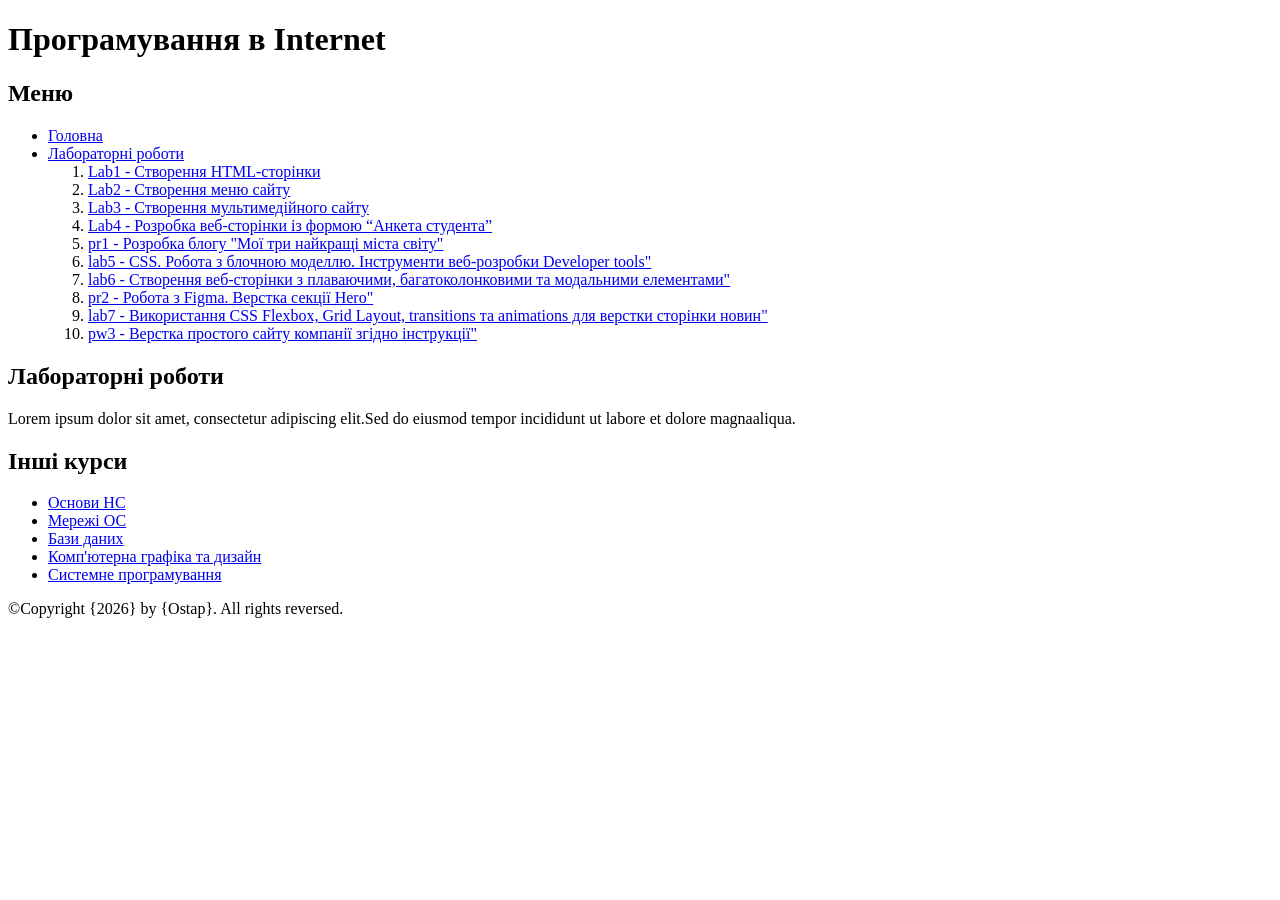
<file: index.html>
<!DOCTYPE html>
<html lang="uk">

<head>
    <meta charset="UTF-8">
    <title>Лабораторні роботи</title>
</head>

<body>

    <header>
        <h1>Програмування в Internet</h1>
    </header>

    <nav>
        <h2>Меню</h2>

        <ul>
            <li>
                <a href="/TK_LABS/">Головна</a>
            </li>

            <li>
                <a href="#labs">Лабораторні роботи</a>

                <ol>
                    <li>
                        <a href="https://lambent-eclair-34fd48.netlify.app/">Lab1 - Створення HTML-сторінки</a>
                    </li>
                    <li>
                        <a href="lab2/index.html">Lab2 - Створення меню сайту</a>

                    </li>
                    <li>
                        <a href="LAB3/index.html">Lab3 - Створення мультимедійного сайту</a>
                    </li>
                     <li>
                        <a href="lab4/index.html">Lab4 - Розробка веб-сторінки із формою “Анкета студента”</a>
                    </li>
                    <li>
                        <a href="PR1/index.html">pr1 - Розробка блогу "Мої три найкращі міста світу"</a>
                    </li>
                    <li>
                        <a href="lab5/index.html">lab5 - СSS. Робота з блочною моделлю. Інструменти веб-розробки Developer tools"</a>
                    </li>
                    <li>
                        <a href="lab6/index.html">lab6 - Cтворення веб-сторінки з плаваючими, багатоколонковими та модальними елементами"</a>
                    </li>
                    <li>
                        <a href="pr2/index.html">pr2 - Робота з Figma. Верстка секції Hero"</a>
                    </li>
                    <li>
                        <a href="lab7_original/index.html">lab7 - Використання CSS Flexbox, Grid Layout, transitions та animations для верстки сторінки новин"</a>
                    </li>
                    <li>
                        <a href="pw3/index.html">pw3 - Верстка простого сайту компанії згідно інструкції"</a>
                    </li>
                </ol>
            </li>
        </ul>
    </nav>

    <main>

        <article>
            <section id="labs">

                <h2>Лабораторні роботи</h2>
                <p>Lorem ipsum dolor sit amet, consectetur adipiscing elit.Sed do eiusmod tempor incididunt ut labore et dolore magnaaliqua.</p>

            </section>
        </article>

        <aside>

            <h2>Інші курси</h2>

            <ul>
                <li>
                        <a href="https://www.w3schools.com/c/">Основи НС</a>
                </li>

                <li>
                    <a href="https://www.w3schools.com/">Мережі ОС</a>
                </li>

                <li>
                    <a href="https://www.w3schools.com/sql/">Бази даних</a>
                </li>

                <li>
                    <a href="https://www.w3schools.com/css/">Комп'ютерна графіка та дизайн</a>
                </li>

                <li>
                    <a href="https://www.w3schools.com/cpp/">Системне програмування</a>
                </li>
            </ul>

        </aside>

    </main>

    <footer>
        <p>
            ©Copyright {2026} by {Ostap}. All rights reversed.
        </p>
    </footer>

</body>

</html>
</file>
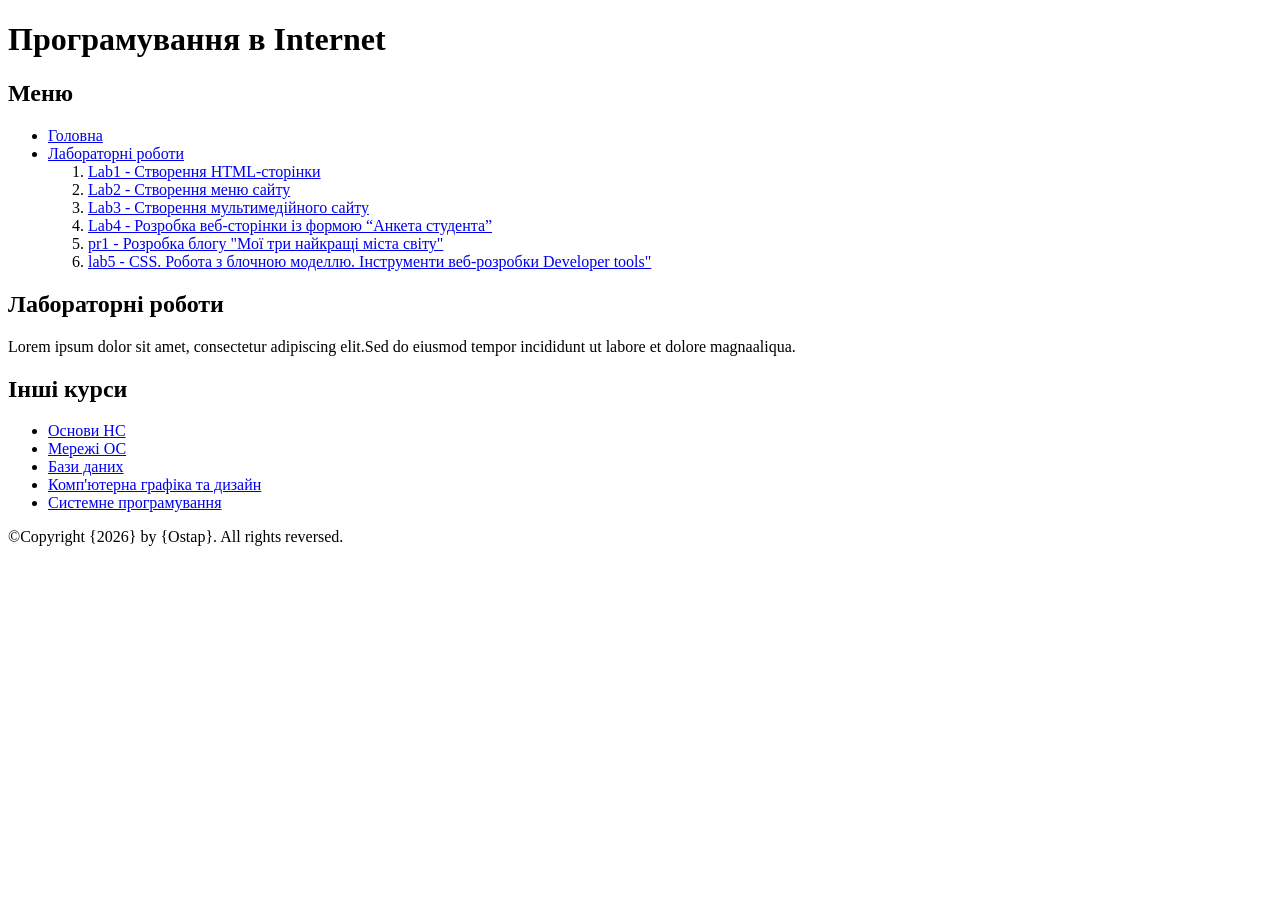
<file: lab2/index.html>
<!DOCTYPE html>
<html lang="uk">

<head>
    <meta charset="UTF-8">
    <title>Лабораторні роботи</title>
</head>

<body>

    <header>
        <h1>Програмування в Internet</h1>
    </header>

    <nav>
        <h2>Меню</h2>

        <ul>
            <li>
                <a href="/TK_LABS/">Головна</a>
            </li>

            <li>
                <a href="#labs">Лабораторні роботи</a>

                <ol>
                    <li>
                        <a href="https://lambent-eclair-34fd48.netlify.app/">Lab1 - Створення HTML-сторінки</a>
                    </li>
                    <li>
                        <a href="/lab2/index.html">Lab2 - Створення меню сайту</a>
                    </li>
                    <li>
                        <a href="/lab3/index.html">Lab3 - Створення мультимедійного сайту</a>
                    </li>
                    <li>
                        <a href="/lab4/index.html">Lab4 - Розробка веб-сторінки із формою “Анкета студента”</a>
                    </li>
                     <li>
                        <a href="/PR1/index.html">pr1 - Розробка блогу "Мої три найкращі міста світу"</a>
                    </li>
                    <li>
                        <a href="lab5/index.html">lab5 - СSS. Робота з блочною моделлю. Інструменти веб-розробки Developer tools"</a>
                    </li>
                </ol>
            </li>
        </ul>
    </nav>

    <main>

        <article>
            <section id="labs">

                <h2>Лабораторні роботи</h2>
                <p>Lorem ipsum dolor sit amet, consectetur adipiscing elit.Sed do eiusmod tempor incididunt ut labore et dolore magnaaliqua.</p>

            </section>
        </article>

        <aside>

            <h2>Інші курси</h2>

            <ul>
                <li>
                        <a href="https://www.w3schools.com/c/">Основи НС</a>
                </li>

                <li>
                    <a href="https://www.w3schools.com/">Мережі ОС</a>
                </li>

                <li>
                    <a href="https://www.w3schools.com/sql/">Бази даних</a>
                </li>

                <li>
                    <a href="https://www.w3schools.com/css/">Комп'ютерна графіка та дизайн</a>
                </li>

                <li>
                    <a href="https://www.w3schools.com/cpp/">Системне програмування</a>
                </li>
            </ul>

        </aside>

    </main>

    <footer>
        <p>
            ©Copyright {2026} by {Ostap}. All rights reversed.
        </p>
    </footer>

</body>

</html>
</file>
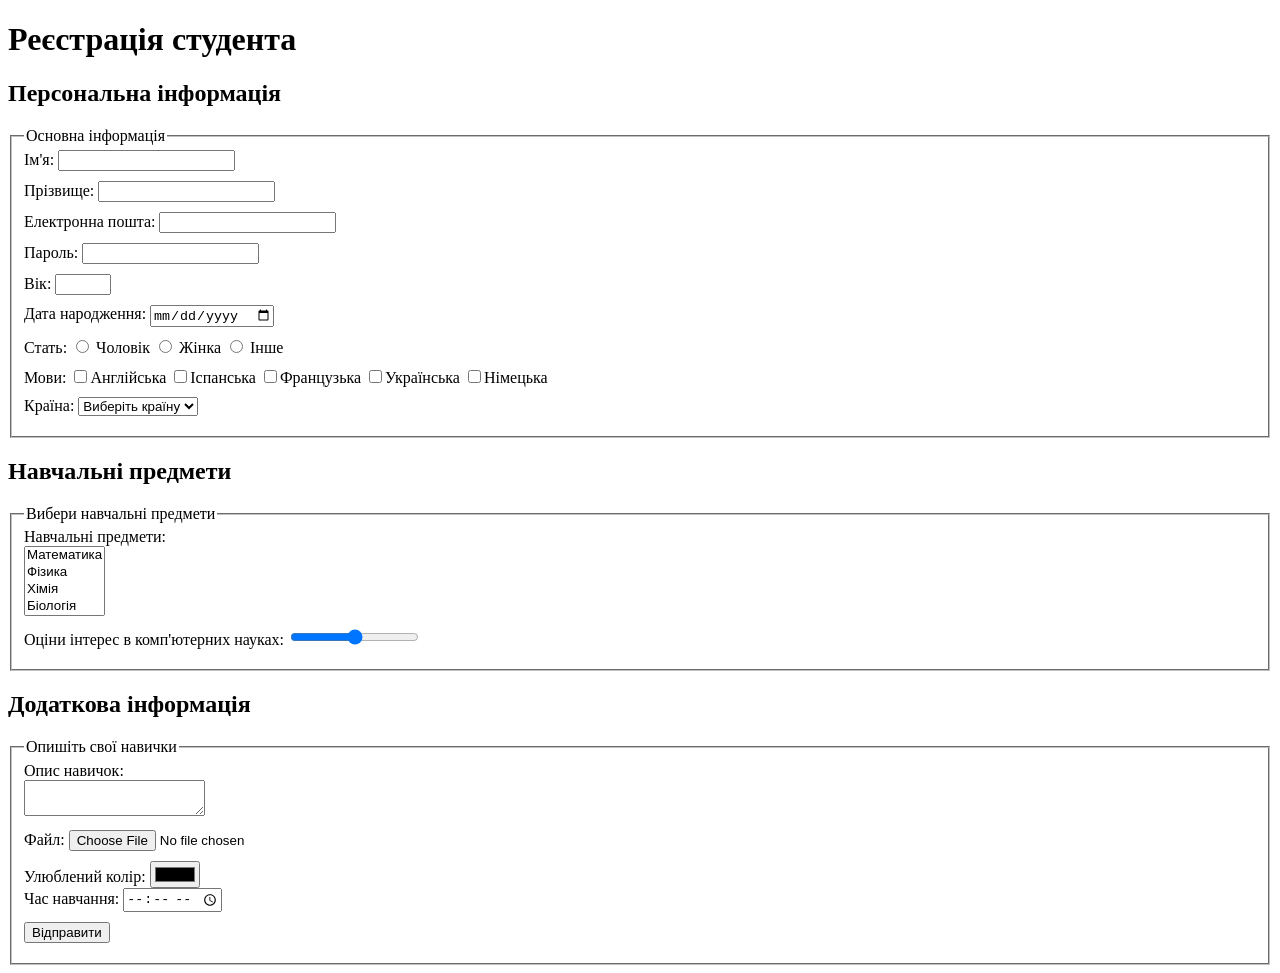
<file: lab4/index.html>
<!DOCTYPE html>
<html lang="en">

<head>
    <meta charset="UTF-8">
    <meta name="viewport" content="width=device-width, initial-scale=1.0">
    <title>Document</title>
    <style>
        div {
            margin-bottom: 10px;
        }
    </style>
</head>

<body>
    <header>
        <h1>Реєстрація студента</h1>
    </header>

    <main>
        <section>
            <form action="." method="post" enctype="multipart/form-data">
                <h2>Персональна інформація</h2>
                <fieldset>
                    <legend>Основна інформація</legend>

                    <div>
                        <label for="name">Ім'я:</label>
                        <input type="text" id="name" name="name" required>
                        
                    </div>

                    <div>
                        <label for="surname">Прізвище:</label>
                        <input type="text" id="surname" name="surname" required>
                    </div>

                    <div>
                        <label for="email">Електронна пошта:</label>
                        <input type="email" id="email" name="email" required>
                    </div>

                    <div>
                        <label for="password">Пароль:</label>
                        <input type="password" id="password" name="password" required>
                    </div>

                    <div>
                        <label for="age">Вік:</label>
                        <input type="number" id="age" name="age" min="0" max="120" required>
                    </div>

                    <div>
                        <label for="date">Дата народження:</label>
                        <input type="date" id="date" name="date">
                    </div>

                    <div>
                        <label for="gender">Стать:</label>
                        <input type="radio" id="male" name="gender" value="male">
                        <label for="male">Чоловік</label>
                        <input type="radio" id="female" name="gender" value="female">
                        <label for="female">Жінка</label>
                        <input type="radio" id="other" name="gender" value="other">
                        <label for="other">Інше</label>
                    </div>

                    <div>
                        <label for="languages">Мови:</label>
                        <input type="checkbox" id="languages1" name="languages" value="english"><label for="languages1">Англійська </label>
                        <input type="checkbox" id="languages2" name="languages" value="spanish"><label for="languages2">Іспанська </label>
                        <input type="checkbox" id="languages3" name="languages" value="french"><label for="languages3">Французька </label>
                        <input type="checkbox" id="languages4" name="languages" value="ukrainian"><label for="languages4">Українська </label>
                        <input type="checkbox" id="languages5" name="languages" value="german"><label for="languages5">Німецька </label>
                    </div>

                    <div>
                        <label for="country">Країна:</label>
                        <select id="country" name="country" required>
                            <option value="">Виберіть країну</option>
                            <option value="ukraine">Україна</option>
                            <option value="usa">США</option>
                            <option value="canada">Канада</option>
                            <option value="uk">Великобританія</option>
                        </select>
                    </div>

                </fieldset>

                <h2>Навчальні предмети</h2>

                <fieldset>
                    <legend>Вибери навчальні предмети</legend>

                    <div>
                        <label for="subjects">Навчальні предмети:</label>
                        <br>
                        <select multiple id="subjects" name="subjects">
                            <option value="math">Математика</option>
                            <option value="physics">Фізика</option>
                            <option value="chemistry">Хімія</option>
                            <option value="biology">Біологія</option>
                            <option value="history">Історія</option>
                            <option value="geography">Географія</option>
                        </select>

                    </div>

                    <div>
                        <label for="range">Оціни інтерес в комп'ютерних науках:</label>
                        <input type="range" id="range" name="range">
                    </div>

                </fieldset>

                <h2>Додаткова інформація</h2>
                <fieldset>
                    <legend>Опишіть свої навички</legend>
                    <div>
                        <label for="textarea">Опис навичок:</label>
                        <br>
                        <textarea id="textarea" name="textarea"></textarea>
                    </div>

                    <div>
                        <label for="file">Файл:</label>
                        <input type="file" id="file" name="file">
                    </div>
                    <label for="color">Улюблений колір:</label>
                    <input type="color" id="color" name="color">

                    <div>
                        <label for="time">Час навчання:</label>
                        <input type="time" id="time" name="time">
                    </div>
                    <div>
                        <button type="submit">Відправити</button>
                    </div>
                </fieldset>
            </form>
        </section>
    </main>
</body>

</html>
</file>
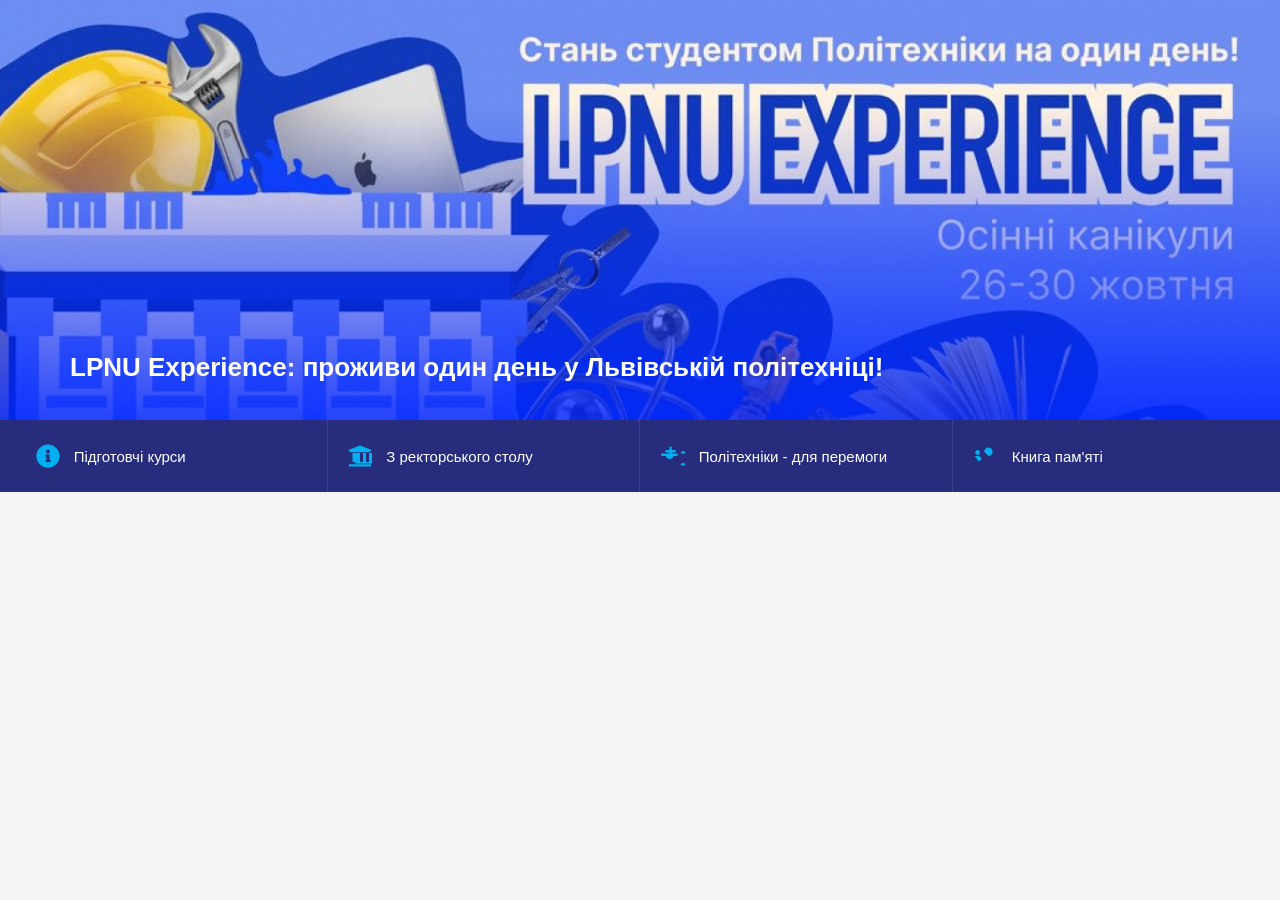
<file: lab5/index.html>
<!DOCTYPE html>
<html lang="uk">

<head>
  <meta charset="UTF-8">
  <meta name="viewport" content="width=device-width, initial-scale=1.0">
  <title>LPNU Header Shortcuts</title>
  <link rel="stylesheet" href="./css/styles.css">
</head>

<body class="fontyourface path-frontpage navbar-is-static-top has-glyphicons lang-uk">

  <header id="hero_container" role="link" aria-label="Hero Image">
    <div class="region region-hero">

      <!-- Hero Banner -->
      <section class="views-element-container block block-views block-views-blockfront-page-news-block-1 clearfix"
        id="block-views-block-front-page-news-block-1">
        <div class="form-group">
          <div class="view view-front-page-news">
            <div class="view-content">
              <div id="hero">
                <div class="shadow"></div>
                <div class="container">
                  <h2>
                    <a href="https://lpnu.ua/news/lpnu-experience-prozhyvy-odyn-den-u-lvivskii-politekhnitsi" hreflang="uk">
                      LPNU Experience: проживи один день у Львівській політехніці!
                    </a>
                  </h2>
                </div>
              </div>
            </div>
          </div>
        </div>
      </section>

      <!-- Shortcuts Blue Navigation Bar -->
      <section id="block-lpnushortcutstop4" class="block block-block-content clearfix">
        <div class="field field--name-body field--item">
          <div class="shortcuts-wrapper">

            <!-- 1. Підготовчі курси -->
            <a href="https://lpnu.ua/pidhotovchi-kursy" class="shortcut-item">
              <div class="shortcut-content">
                <svg aria-hidden="true" focusable="false" viewBox="0 0 512 512">
                  <path fill="currentColor"
                    d="M256 8C119.043 8 8 119.083 8 256c0 136.997 111.043 248 248 248s248-111.003 248-248C504 119.083 392.957 8 256 8zm0 110c23.196 0 42 18.804 42 42s-18.804 42-42 42-42-18.804-42-42 18.804-42 42-42zm56 254c0 6.627-5.373 12-12 12h-88c-6.627 0-12-5.373-12-12v-24c0-6.627 5.373-12 12-12h12v-64h-12c-6.627 0-12-5.373-12-12v-24c0-6.627 5.373-12 12-12h64c6.627 0 12 5.373 12 12v100h12c6.627 0 12 5.373 12 12v24z">
                  </path>
                </svg>
                <span>Підготовчі курси</span>
              </div>
            </a>

            <!-- 2. З ректорського столу -->
            <a href="https://lpnu.ua/reflections" class="shortcut-item">
              <div class="shortcut-content">
                <svg aria-hidden="true" focusable="false" viewBox="0 0 512 512">
                  <path fill="currentColor"
                    d="M496 128v16a8 8 0 0 1-8 8h-24v12c0 6.627-5.373 12-12 12H60c-6.627 0-12-5.373-12-12v-12H24a8 8 0 0 1-8-8v-16a8 8 0 0 1 4.941-7.392l232-88a7.996 7.996 0 0 1 6.118 0l232 88A8 8 0 0 1 496 128zm-24 304H40c-13.255 0-24 10.745-24 24v16a8 8 0 0 0 8 8h464a8 8 0 0 0 8-8v-16c0-13.255-10.745-24-24-24zM96 192v192h60c-6.627 0-12 5.373-12 12v20h416v-20c0-6.627-5.373-12-12-12h-36V192h-64v192h-64V192h-64v192h-64V192h-64z">
                  </path>
                </svg>
                <span>З ректорського столу</span>
              </div>
            </a>

            <!-- 3. Політехніки - для перемоги -->
            <a href="https://lpnu.ua/politekhniky-dlia-peremohy" class="shortcut-item">
              <div class="shortcut-content">
                <svg aria-hidden="true" focusable="false" viewBox="0 0 640 512">
                  <path fill="currentColor"
                    d="M0 224c0 17.7 14.3 32 32 32h101.7l12.7 38.2c6.3 18.8 23.9 31.8 43.8 31.8h83.7c19.9 0 37.5-13 43.8-31.8l12.7-38.2H416c17.7 0 32-14.3 32-32s-14.3-32-32-32H288v-32h80c17.7 0 32-14.3 32-32s-14.3-32-32-32H288V32c0-17.7-14.3-32-32-32s-32 14.3-32 32v64h-80c-17.7 0-32 14.3-32 32s14.3 32 32 32h80v32H32c-17.7 0-32 14.3-32 32zm624-96h-64c-17.7 0-32 14.3-32 32s14.3 32 32 32h64c8.8 0 16 7.2 16 16v224c0 8.8-7.2 16-16 16h-64c-17.7 0-32 14.3-32 32s14.3 32 32 32h64c44.2 0 80-35.8 80-80V208c0-44.2-35.8-80-80-80z">
                  </path>
                </svg>
                <span>Політехніки - для перемоги</span>
              </div>
            </a>

            <!-- 4. Книга пам'яті -->
            <a href="https://lpnu.ua/knyha-pamiati" class="shortcut-item">
              <div class="shortcut-content">
                <svg aria-hidden="true" focusable="false" viewBox="0 0 640 512">
                  <path fill="currentColor"
                    d="M96 224c35.3 0 64-28.7 64-64s-28.7-64-64-64-64 28.7-64 64 28.7 64 64 64zm32 32h-64c-17.6 0-33.5 7.1-45.1 18.6 40.3 22.1 68.9 62 75.1 109.4h66c17.7 0 32-14.3 32-32v-32c0-35.3-28.7-64-64-64zm256 0c61.9 0 112-50.1 112-112S446.1 32 384 32s-112 50.1-112 112 50.1 112 112zm76.8 32h-8.3c-20.8 10-43.9 16-68.5 16s-47.6-6-68.5-16h-8.3c-179.6 0-288 128-288 128v400c0 26.5 21.5 48 48 48h288c26.5 0 48-21.5 48-48V288c0-51.6-115.2-115.2-115.2-115.2z">
                  </path>
                </svg>
                <span>Книга пам'яті</span>
              </div>
            </a>

          </div>
        </div>
      </section>

    </div>
  </header>

</body>

</html>
</file>
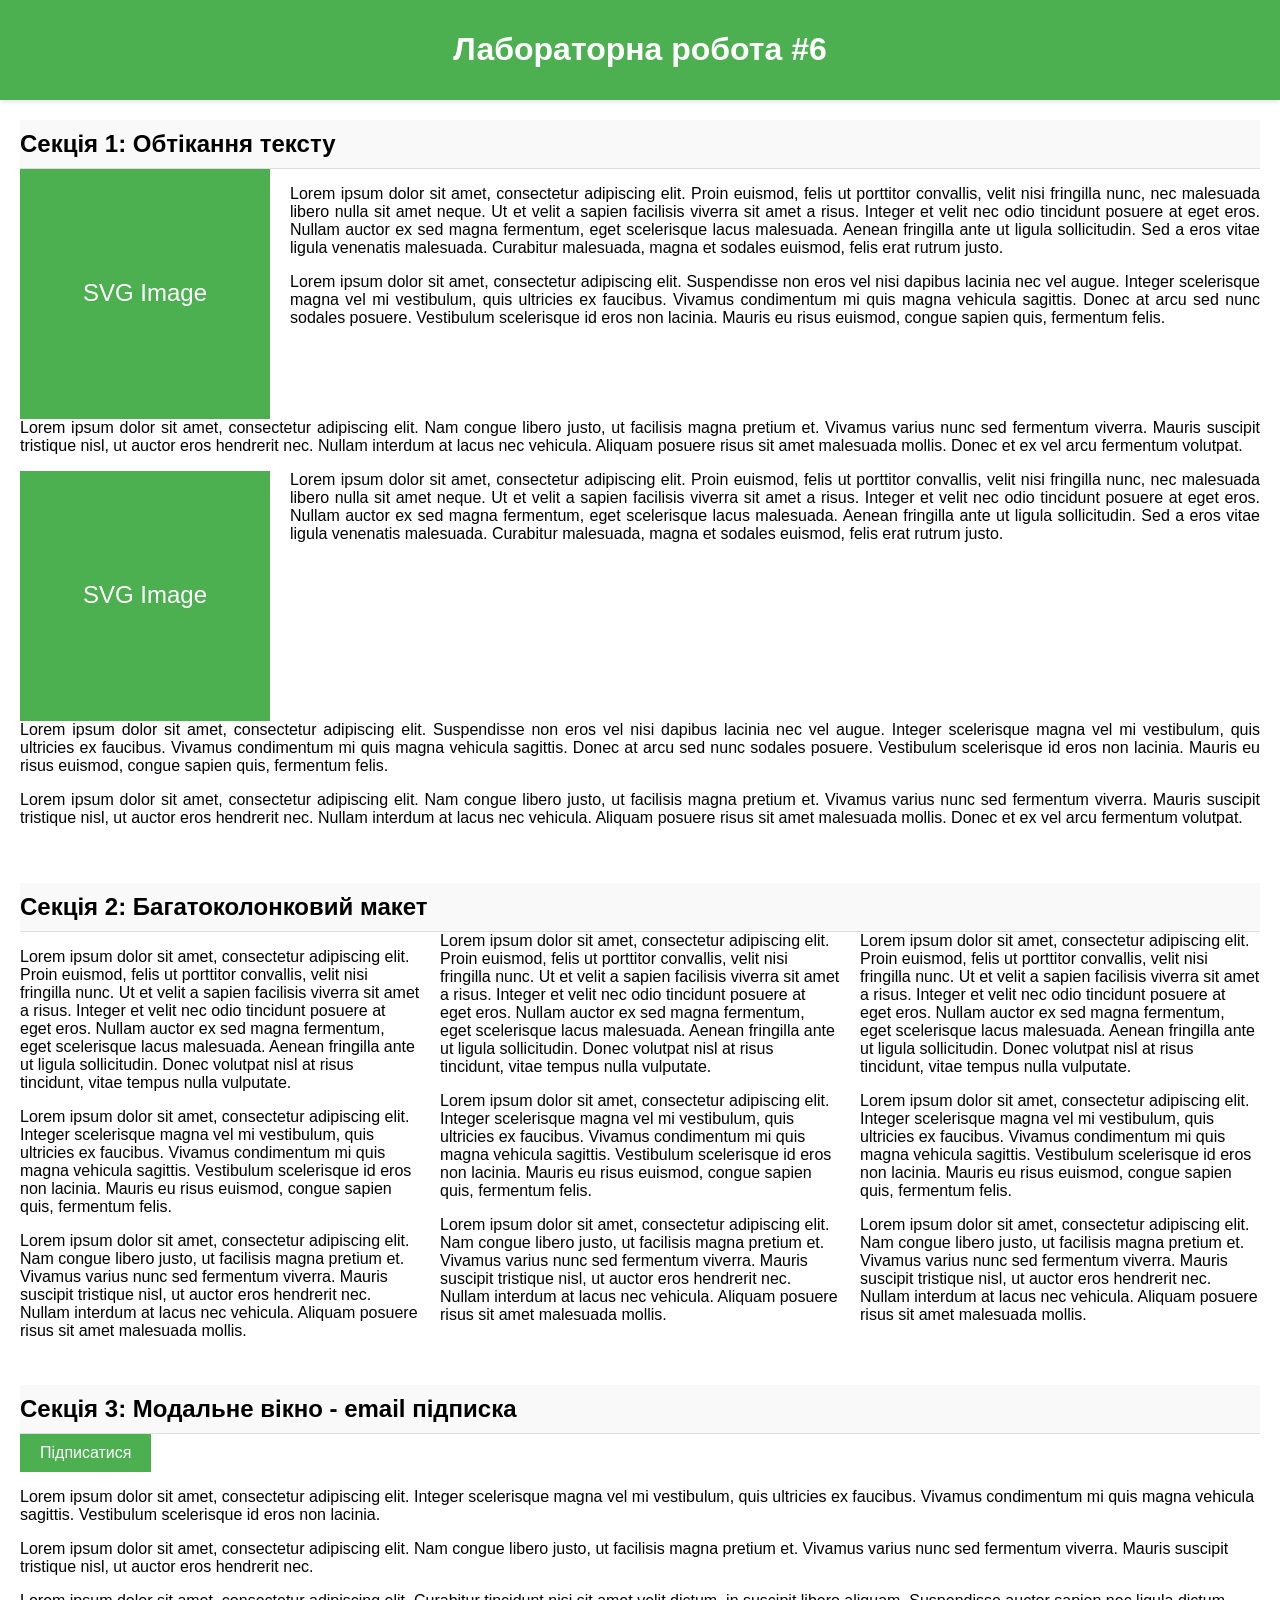
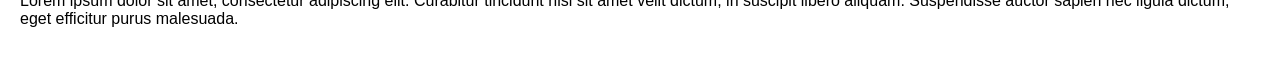
<file: lab6/index.html>
<!DOCTYPE html>
<html lang="uk">
<head>
    <meta charset="UTF-8">
    <meta name="viewport" content="width=device-width, initial-scale=1.0">
    <title>Лабораторна робота #6: floats, positioning, multicolumn layout.</title>
    <link rel="stylesheet" href="css/styles.css">
</head>
<body>
<header>
    <h1>Лабораторна робота #6</h1>
</header>

<!-- Секція 1 -->
<section id="section-1">
    <h2>Секція 1: Обтікання тексту</h2>
    <img src="img/image.svg" alt="SVG зображення">
    <p class="text">
        Lorem ipsum dolor sit amet, consectetur adipiscing elit.
        Proin euismod, felis ut porttitor convallis, velit nisi fringilla nunc, nec malesuada libero nulla sit amet neque.
        Ut et velit a sapien facilisis viverra sit amet a risus. Integer et velit nec odio tincidunt posuere at eget eros.
        Nullam auctor ex sed magna fermentum, eget scelerisque lacus malesuada. Aenean fringilla ante ut ligula sollicitudin.
        Sed a eros vitae ligula venenatis malesuada. Curabitur malesuada, magna et sodales euismod, felis erat rutrum justo.
    </p>
    <p class="text">
        Lorem ipsum dolor sit amet, consectetur adipiscing elit. Suspendisse non eros vel nisi dapibus lacinia nec vel augue.
        Integer scelerisque magna vel mi vestibulum, quis ultricies ex faucibus. Vivamus condimentum mi quis magna vehicula sagittis.
        Donec at arcu sed nunc sodales posuere. Vestibulum scelerisque id eros non lacinia. Mauris eu risus euismod, congue sapien quis,
        fermentum felis.
    </p>
    <p class="text clear">
        Lorem ipsum dolor sit amet, consectetur adipiscing elit. Nam congue libero justo, ut facilisis magna pretium et.
        Vivamus varius nunc sed fermentum viverra. Mauris suscipit tristique nisl, ut auctor eros hendrerit nec.
        Nullam interdum at lacus nec vehicula. Aliquam posuere risus sit amet malesuada mollis. Donec et ex vel arcu fermentum volutpat.
    </p>
    <img src="img/image.svg" alt="SVG зображення">
    <p class="text">
        Lorem ipsum dolor sit amet, consectetur adipiscing elit.
        Proin euismod, felis ut porttitor convallis, velit nisi fringilla nunc, nec malesuada libero nulla sit amet neque.
        Ut et velit a sapien facilisis viverra sit amet a risus. Integer et velit nec odio tincidunt posuere at eget eros.
        Nullam auctor ex sed magna fermentum, eget scelerisque lacus malesuada. Aenean fringilla ante ut ligula sollicitudin.
        Sed a eros vitae ligula venenatis malesuada. Curabitur malesuada, magna et sodales euismod, felis erat rutrum justo.
    </p>
    <p class="text clear">
        Lorem ipsum dolor sit amet, consectetur adipiscing elit. Suspendisse non eros vel nisi dapibus lacinia nec vel augue.
        Integer scelerisque magna vel mi vestibulum, quis ultricies ex faucibus. Vivamus condimentum mi quis magna vehicula sagittis.
        Donec at arcu sed nunc sodales posuere. Vestibulum scelerisque id eros non lacinia. Mauris eu risus euismod, congue sapien quis,
        fermentum felis.
    </p>
    <p class="text">
        Lorem ipsum dolor sit amet, consectetur adipiscing elit. Nam congue libero justo, ut facilisis magna pretium et.
        Vivamus varius nunc sed fermentum viverra. Mauris suscipit tristique nisl, ut auctor eros hendrerit nec.
        Nullam interdum at lacus nec vehicula. Aliquam posuere risus sit amet malesuada mollis. Donec et ex vel arcu fermentum volutpat.
    </p>
</section>

<!-- Секція 2 -->
<section id="section-2">
    <h2>Секція 2: Багатоколонковий макет</h2>
    <div class="multicolumn-text">
        <p>
            Lorem ipsum dolor sit amet, consectetur adipiscing elit. Proin euismod, felis ut porttitor convallis, velit nisi fringilla nunc.
            Ut et velit a sapien facilisis viverra sit amet a risus. Integer et velit nec odio tincidunt posuere at eget eros.
            Nullam auctor ex sed magna fermentum, eget scelerisque lacus malesuada. Aenean fringilla ante ut ligula sollicitudin.
            Donec volutpat nisl at risus tincidunt, vitae tempus nulla vulputate.
        </p>
        <p>
            Lorem ipsum dolor sit amet, consectetur adipiscing elit. Integer scelerisque magna vel mi vestibulum, quis ultricies ex faucibus.
            Vivamus condimentum mi quis magna vehicula sagittis. Vestibulum scelerisque id eros non lacinia. Mauris eu risus euismod,
            congue sapien quis, fermentum felis.
        </p>
        <p>
            Lorem ipsum dolor sit amet, consectetur adipiscing elit. Nam congue libero justo, ut facilisis magna pretium et.
            Vivamus varius nunc sed fermentum viverra. Mauris suscipit tristique nisl, ut auctor eros hendrerit nec.
            Nullam interdum at lacus nec vehicula. Aliquam posuere risus sit amet malesuada mollis.
        </p>
        <p>
            Lorem ipsum dolor sit amet, consectetur adipiscing elit. Proin euismod, felis ut porttitor convallis, velit nisi fringilla nunc.
            Ut et velit a sapien facilisis viverra sit amet a risus. Integer et velit nec odio tincidunt posuere at eget eros.
            Nullam auctor ex sed magna fermentum, eget scelerisque lacus malesuada. Aenean fringilla ante ut ligula sollicitudin.
            Donec volutpat nisl at risus tincidunt, vitae tempus nulla vulputate.
        </p>
        <p>
            Lorem ipsum dolor sit amet, consectetur adipiscing elit. Integer scelerisque magna vel mi vestibulum, quis ultricies ex faucibus.
            Vivamus condimentum mi quis magna vehicula sagittis. Vestibulum scelerisque id eros non lacinia. Mauris eu risus euismod,
            congue sapien quis, fermentum felis.
        </p>
        <p>
            Lorem ipsum dolor sit amet, consectetur adipiscing elit. Nam congue libero justo, ut facilisis magna pretium et.
            Vivamus varius nunc sed fermentum viverra. Mauris suscipit tristique nisl, ut auctor eros hendrerit nec.
            Nullam interdum at lacus nec vehicula. Aliquam posuere risus sit amet malesuada mollis.
        </p>
        <p>
            Lorem ipsum dolor sit amet, consectetur adipiscing elit. Proin euismod, felis ut porttitor convallis, velit nisi fringilla nunc.
            Ut et velit a sapien facilisis viverra sit amet a risus. Integer et velit nec odio tincidunt posuere at eget eros.
            Nullam auctor ex sed magna fermentum, eget scelerisque lacus malesuada. Aenean fringilla ante ut ligula sollicitudin.
            Donec volutpat nisl at risus tincidunt, vitae tempus nulla vulputate.
        </p>
        <p>
            Lorem ipsum dolor sit amet, consectetur adipiscing elit. Integer scelerisque magna vel mi vestibulum, quis ultricies ex faucibus.
            Vivamus condimentum mi quis magna vehicula sagittis. Vestibulum scelerisque id eros non lacinia. Mauris eu risus euismod,
            congue sapien quis, fermentum felis.
        </p>
        <p>
            Lorem ipsum dolor sit amet, consectetur adipiscing elit. Nam congue libero justo, ut facilisis magna pretium et.
            Vivamus varius nunc sed fermentum viverra. Mauris suscipit tristique nisl, ut auctor eros hendrerit nec.
            Nullam interdum at lacus nec vehicula. Aliquam posuere risus sit amet malesuada mollis.
        </p>
    </div>
</section>

<!-- Секція 3 -->
<section id="section-3">
    <h2>Секція 3: Модальне вікно - email підписка</h2>
    <button id="subscribe-button">Підписатися</button>
    <p>
        Lorem ipsum dolor sit amet, consectetur adipiscing elit. Integer scelerisque magna vel mi vestibulum, quis ultricies ex faucibus.
        Vivamus condimentum mi quis magna vehicula sagittis. Vestibulum scelerisque id eros non lacinia.
    </p>
    <p>
        Lorem ipsum dolor sit amet, consectetur adipiscing elit. Nam congue libero justo, ut facilisis magna pretium et.
        Vivamus varius nunc sed fermentum viverra. Mauris suscipit tristique nisl, ut auctor eros hendrerit nec.
    </p>
    <p>
        Lorem ipsum dolor sit amet, consectetur adipiscing elit. Curabitur tincidunt nisi sit amet velit dictum, in suscipit libero aliquam.
        Suspendisse auctor sapien nec ligula dictum, eget efficitur purus malesuada.
    </p>
</section>

<!-- Модальне вікно -->
<div id="modal" class="hidden">
    <div class="modal-content">
        <form id="subscribe-form">
            <label for="email">Введіть вашу електронну пошту:</label>
            <input type="email" id="email" name="email" required>
            <button type="submit">Зберегти</button>
        </form>
    </div>
</div>

<!-- JavaScript -->
<script>
    const subscribeButton = document.getElementById("subscribe-button");
    const modal = document.getElementById("modal");

    subscribeButton.addEventListener("click", () => {
        modal.classList.remove("hidden");
    });

    modal.addEventListener("click", (event) => {
        if (event.target === modal) {
            modal.classList.add("hidden");
        }
    });
</script>
</body>
</html>
</file>
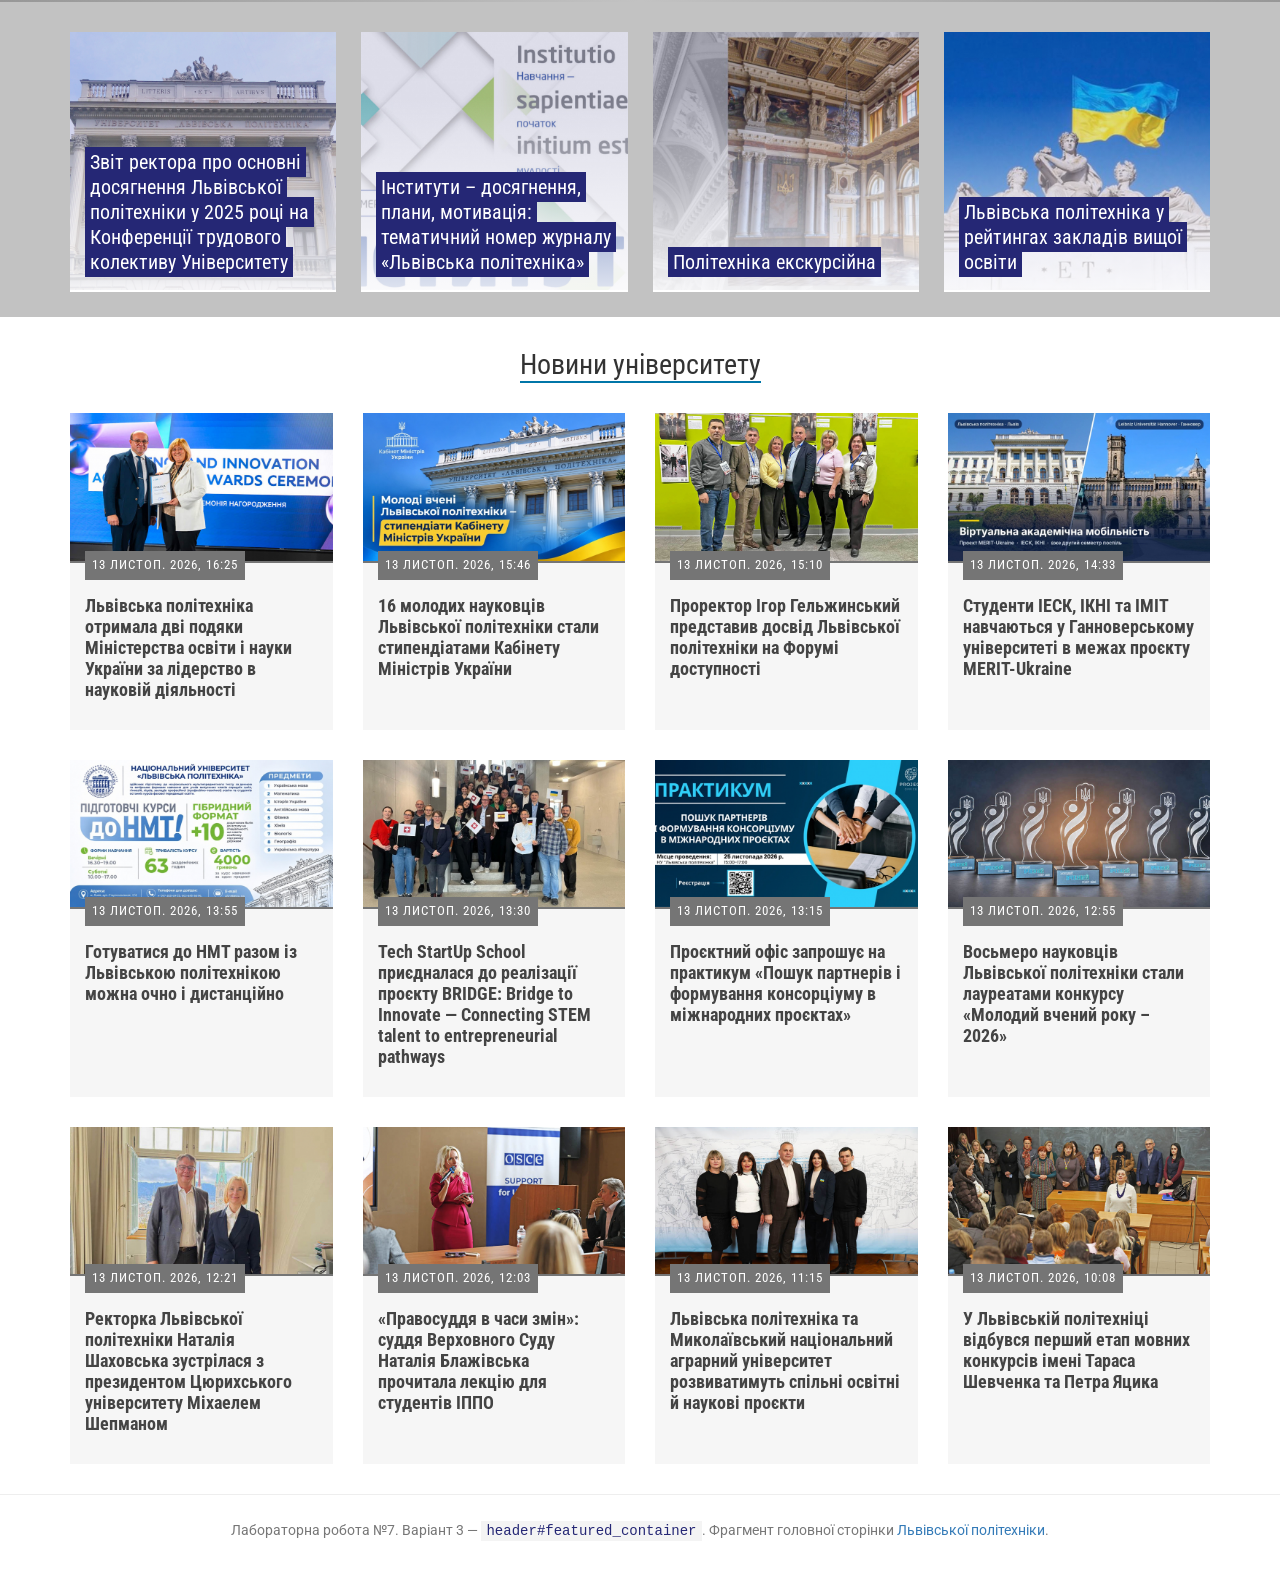
<file: lab7_original/index.html>
<!DOCTYPE html>
<html lang="uk">

<head>
    <meta charset="UTF-8">
    <meta name="viewport" content="width=device-width, initial-scale=1.0">
    <meta name="description"
        content="Лабораторна робота №7. CSS Flexbox, Grid Layout, transitions та animations. Варіант 3 — header#featured_container.">
    <title>Lab7 — CSS Flexbox, Grid Layout, transitions та animations</title>
    <link rel="preconnect" href="https://fonts.googleapis.com">
    <link rel="preconnect" href="https://fonts.gstatic.com" crossorigin>
    <link
        href="https://fonts.googleapis.com/css2?family=Roboto+Condensed:wght@400;700&family=Roboto:wght@400;500;700&display=swap"
        rel="stylesheet">
    <link rel="stylesheet" href="css/styles.css">
</head>

<body>

    <!-- ============================================================
         header#featured_container скопійований з https://lpnu.ua/
         Варіант 3. Для розташування карток використано Flexbox.
         ============================================================ -->
    <header id="featured_container" aria-label="Featured News and Announcements">
        <div class="container">
            <div class="featured-flex">

                <article class="featured-card">
                    <a class="featured-card__link"
                        href="https://lpnu.ua/news/zvit-rektora-pro-osnovni-dosiahnennia-lvivskoi-politekhniky-u-2025-rotsi-na-konferentsii">
                        <img src="images/featured-rector-report.jpg" width="720" height="360"
                            alt="Фасад головного корпусу Львівської політехніки">
                        <div class="shadow_featured"></div>
                        <h2><span>Звіт ректора про основні досягнення Львівської політехніки у 2025 році на Конференції
                                трудового колективу Університету</span></h2>
                    </a>
                </article>

                <article class="featured-card">
                    <a class="featured-card__link"
                        href="https://lpnu.ua/news/instytuty-dosiahnennia-plany-motyvatsiia-tematychnyi-nomer-zhurnalu-lvivska-politekhnika">
                        <img src="images/featured-institutes.jpg" width="720" height="360"
                            alt="Заставка до матеріалу">
                        <div class="shadow_featured"></div>
                        <h2><span>Інститути – досягнення, плани, мотивація: тематичний номер журналу «Львівська
                                політехніка»</span></h2>
                    </a>
                </article>

                <article class="featured-card">
                    <a class="featured-card__link" href="https://lpnu.ua/news/politekhnika-ekskursiina">
                        <img src="images/featured-excursion.jpg" width="720" height="360"
                            alt="Політехніка екскурсійна">
                        <div class="shadow_featured"></div>
                        <h2><span>Політехніка екскурсійна</span></h2>
                    </a>
                </article>

                <article class="featured-card">
                    <a class="featured-card__link"
                        href="https://lpnu.ua/news/lvivska-politekhnika-u-reitynhakh-zakladiv-vyshchoi-osvity">
                        <img src="images/featured-rankings.jpg" width="720" height="360"
                            alt="Фронтон головного корпусу Львівської політехніки">
                        <div class="shadow_featured"></div>
                        <h2><span>Львівська політехніка у рейтингах закладів вищої освіти</span></h2>
                    </a>
                </article>

            </div>
        </div>
    </header>

    <!-- ============================================================
         main -> div.main-container -> блок «Новини університету»
         Сітку новин реалізовано через CSS Grid Layout.
         ============================================================ -->
    <main class="main-container">
        <div class="container">

            <section class="news-section" aria-labelledby="news-title">
                <h2 class="news-section__title" id="news-title">
                    <a href="https://lpnu.ua/news">Новини університету</a>
                </h2>

                <div class="news-grid">

                    <article class="news-card">
                        <a href="https://lpnu.ua/news/lvivska-politekhnika-otrymala-dvi-podiaky-ministerstva-osvity-i-nauky-ukrainy-za-liderstvo-v">
                            <div class="news_teaser">
                                <img class="img-responsive" src="images/news-1.jpg" width="720" height="405"
                                    alt="Заставка до матеріалу">
                                <span>13 листоп. 2026, 16:25</span>
                            </div>
                            <h3>Львівська політехніка отримала дві подяки Міністерства освіти і науки України за
                                лідерство в науковій діяльності</h3>
                        </a>
                    </article>

                    <article class="news-card">
                        <a href="https://lpnu.ua/news/16-molodykh-naukovtsiv-lvivskoi-politekhniky-staly-stypendiatamy-kabinetu-ministriv-ukrainy">
                            <div class="news_teaser">
                                <img class="img-responsive" src="images/news-2.jpg" width="720" height="405"
                                    alt="Заставка до матеріалу">
                                <span>13 листоп. 2026, 15:46</span>
                            </div>
                            <h3>16 молодих науковців Львівської політехніки стали стипендіатами Кабінету Міністрів
                                України</h3>
                        </a>
                    </article>

                    <article class="news-card">
                        <a href="https://lpnu.ua/news/prorektor-ihor-helzhynskyi-predstavyv-dosvid-lvivskoi-politekhniky-na-forumi-dostupnosti">
                            <div class="news_teaser">
                                <img class="img-responsive" src="images/news-3.jpg" width="720" height="405"
                                    alt="Заставка до матеріалу">
                                <span>13 листоп. 2026, 15:10</span>
                            </div>
                            <h3>Проректор Ігор Гельжинський представив досвід Львівської політехніки на Форумі
                                доступності</h3>
                        </a>
                    </article>

                    <article class="news-card">
                        <a href="https://lpnu.ua/news/studenty-iesk-ikni-ta-imit-navchaiutsia-u-hannoverskomu-universyteti-v-mezhakh-proiektu-merit">
                            <div class="news_teaser">
                                <img class="img-responsive" src="images/news-4.jpg" width="720" height="405"
                                    alt="Заставка до матеріалу">
                                <span>13 листоп. 2026, 14:33</span>
                            </div>
                            <h3>Студенти ІЕСК, ІКНІ та ІМІТ навчаються у Ганноверському університеті в межах проєкту
                                MERIT-Ukraine</h3>
                        </a>
                    </article>

                    <article class="news-card">
                        <a href="https://lpnu.ua/news/hotuvatysia-do-nmt-razom-iz-lvivskoiu-politekhnikoiu-mozhna-ochno-i-dystantsiino">
                            <div class="news_teaser">
                                <img class="img-responsive" src="images/news-5.jpg" width="720" height="405"
                                    alt="Заставка до матеріалу">
                                <span>13 листоп. 2026, 13:55</span>
                            </div>
                            <h3>Готуватися до НМТ разом із Львівською політехнікою можна очно і дистанційно</h3>
                        </a>
                    </article>

                    <article class="news-card">
                        <a href="https://lpnu.ua/news/tech-startup-school-pryiednalasia-do-realizatsii-proiektu-bridge-bridge-innovate-connecting">
                            <div class="news_teaser">
                                <img class="img-responsive" src="images/news-6.jpg" width="720" height="405"
                                    alt="Заставка до матеріалу">
                                <span>13 листоп. 2026, 13:30</span>
                            </div>
                            <h3>Tech StartUp School приєдналася до реалізації проєкту BRIDGE: Bridge to Innovate —
                                Connecting STEM talent to entrepreneurial pathways</h3>
                        </a>
                    </article>

                    <article class="news-card">
                        <a href="https://lpnu.ua/news/proiektnyi-ofis-zaproshuie-na-praktykum-poshuk-partneriv-i-formuvannia-konsortsiumu-v">
                            <div class="news_teaser">
                                <img class="img-responsive" src="images/news-7.jpg" width="720" height="405"
                                    alt="Заставка до матеріалу">
                                <span>13 листоп. 2026, 13:15</span>
                            </div>
                            <h3>Проєктний офіс запрошує на практикум «Пошук партнерів і формування консорціуму в
                                міжнародних проєктах»</h3>
                        </a>
                    </article>

                    <article class="news-card">
                        <a href="https://lpnu.ua/news/vosmero-naukovtsiv-lvivskoi-politekhniky-staly-laureatamy-konkursu-molodyi-vchenyi-roku-2026">
                            <div class="news_teaser">
                                <img class="img-responsive" src="images/news-8.jpg" width="720" height="405"
                                    alt="Заставка до матеріалу">
                                <span>13 листоп. 2026, 12:55</span>
                            </div>
                            <h3>Восьмеро науковців Львівської політехніки стали лауреатами конкурсу «Молодий вчений
                                року – 2026»</h3>
                        </a>
                    </article>

                    <article class="news-card">
                        <a href="https://lpnu.ua/news/rektorka-lvivskoi-politekhniky-nataliia-shakhovska-zustrilasia-z-prezydentom-tsiurykhskoho">
                            <div class="news_teaser">
                                <img class="img-responsive" src="images/news-9.jpg" width="720" height="405"
                                    alt="Заставка до матеріалу">
                                <span>13 листоп. 2026, 12:21</span>
                            </div>
                            <h3>Ректорка Львівської політехніки Наталія Шаховська зустрілася з президентом
                                Цюрихського університету Міхаелем Шепманом</h3>
                        </a>
                    </article>

                    <article class="news-card">
                        <a href="https://lpnu.ua/news/pravosuddia-v-chasy-zmin-suddia-verkhovnoho-sudu-nataliia-blazhivska-prochytala-lektsiiu-dlia">
                            <div class="news_teaser">
                                <img class="img-responsive" src="images/news-10.jpg" width="720" height="405"
                                    alt="Заставка до матеріалу">
                                <span>13 листоп. 2026, 12:03</span>
                            </div>
                            <h3>«Правосуддя в часи змін»: суддя Верховного Суду Наталія Блажівська прочитала лекцію
                                для студентів ІППО</h3>
                        </a>
                    </article>

                    <article class="news-card">
                        <a href="https://lpnu.ua/news/lvivska-politekhnika-ta-mykolaivskyi-natsionalnyi-ahrarnyi-universytet-rozvyvatymut-spilni">
                            <div class="news_teaser">
                                <img class="img-responsive" src="images/news-11.jpg" width="720" height="405"
                                    alt="Заставка до матеріалу">
                                <span>13 листоп. 2026, 11:15</span>
                            </div>
                            <h3>Львівська політехніка та Миколаївський національний аграрний університет
                                розвиватимуть спільні освітні й наукові проєкти</h3>
                        </a>
                    </article>

                    <article class="news-card">
                        <a href="https://lpnu.ua/news/u-lvivskii-politekhnitsi-vidbuvsia-pershyi-etap-movnykh-konkursiv-imeni-tarasa-shevchenka-ta">
                            <div class="news_teaser">
                                <img class="img-responsive" src="images/news-12.jpg" width="720" height="405"
                                    alt="Заставка до матеріалу">
                                <span>13 листоп. 2026, 10:08</span>
                            </div>
                            <h3>У Львівській політехніці відбувся перший етап мовних конкурсів імені Тараса Шевченка
                                та Петра Яцика</h3>
                        </a>
                    </article>

                </div>
            </section>

        </div>
    </main>

    <footer>
        <div class="container">
            <p>Лабораторна робота №7. Варіант 3 — <code>header#featured_container</code>. Фрагмент головної сторінки
                <a href="https://lpnu.ua/">Львівської політехніки</a>.
            </p>
        </div>
    </footer>

</body>

</html>
</file>
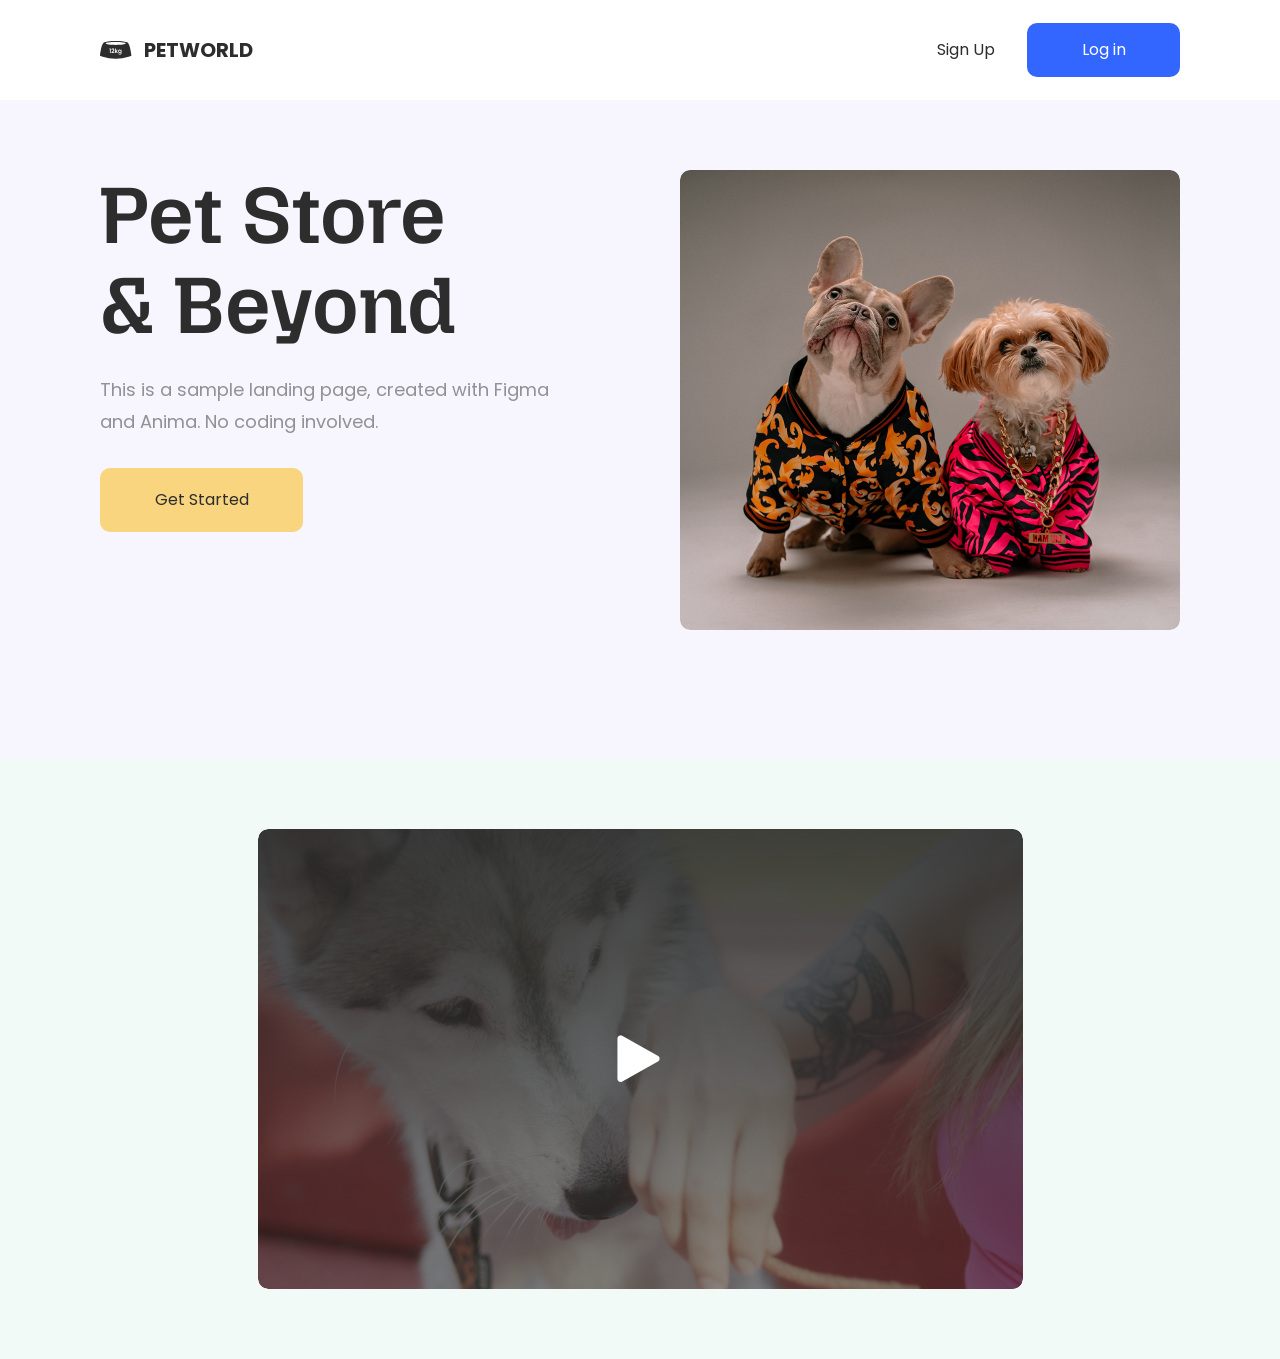
<file: pr2/index.html>
<!DOCTYPE html>
<html lang="en">
<head>
    <meta charset="UTF-8">
    <meta name="viewport" content="width=device-width, initial-scale=1.0">
    <title>Petworld</title>
    
    <!-- Підключення шрифтів та стилів -->
    <link rel="preconnect" href="https://fonts.googleapis.com">
    <link rel="preconnect" href="https://fonts.gstatic.com" crossorigin>
    <link
        href="https://fonts.googleapis.com/css2?family=Mozilla+Headline:wght@200..700&family=Poppins:ital,wght@0,100;0,200;0,300;0,400;0,500;0,600;0,700;0,800;0,900;1,100;1,200;1,300;1,400;1,500;1,600;1,700;1,800;1,900&display=swap"
        rel="stylesheet">
    <link rel="stylesheet" href="css/style.css">
</head>
<body>

  <!-- Шапка (Header / Top Bar 1280px) -->
  <header class="header">
    <div class="container header-container">
      <a href="#" class="logo">
        <img src="assets/Logo illustration.svg" alt="Logo icon">
        <span class="logo-text">PETWORLD</span>
      </a>
      <div class="auth-buttons">
        <a href="#" class="btn-sign-up">Sign Up</a>
        <a href="#" class="btn-log-in">Log in</a>
      </div>
    </div>
  </header>

  <!-- Головна секція (Header 1280px / Hero) -->
  <section class="hero-section">
    <div class="container hero-container">
      <div class="hero-content">
        <div class="hero-text-block">
          <h1 class="hero-title">Pet Store<br>& Beyond</h1>
          <p class="hero-text">
            This is a sample landing page, created with Figma and Anima. No coding involved.
          </p>
        </div>
        <a href="#" class="btn-get-started">Get Started</a>
      </div>
      <div class="hero-image-wrapper">
        <img src="assets/dogImage.png" alt="Two dogs in stylish outfits" class="hero-img">
      </div>
    </div>
  </section>

  <!-- Секція Відео (Video 1280px) -->
  <section class="video-section">
    <div class="video-container">
      <div class="video-wrapper">
        <img src="assets/Video.png" alt="Video preview" class="video-img">
      </div>
    </div>
  </section>

</body>
</html>
</file>
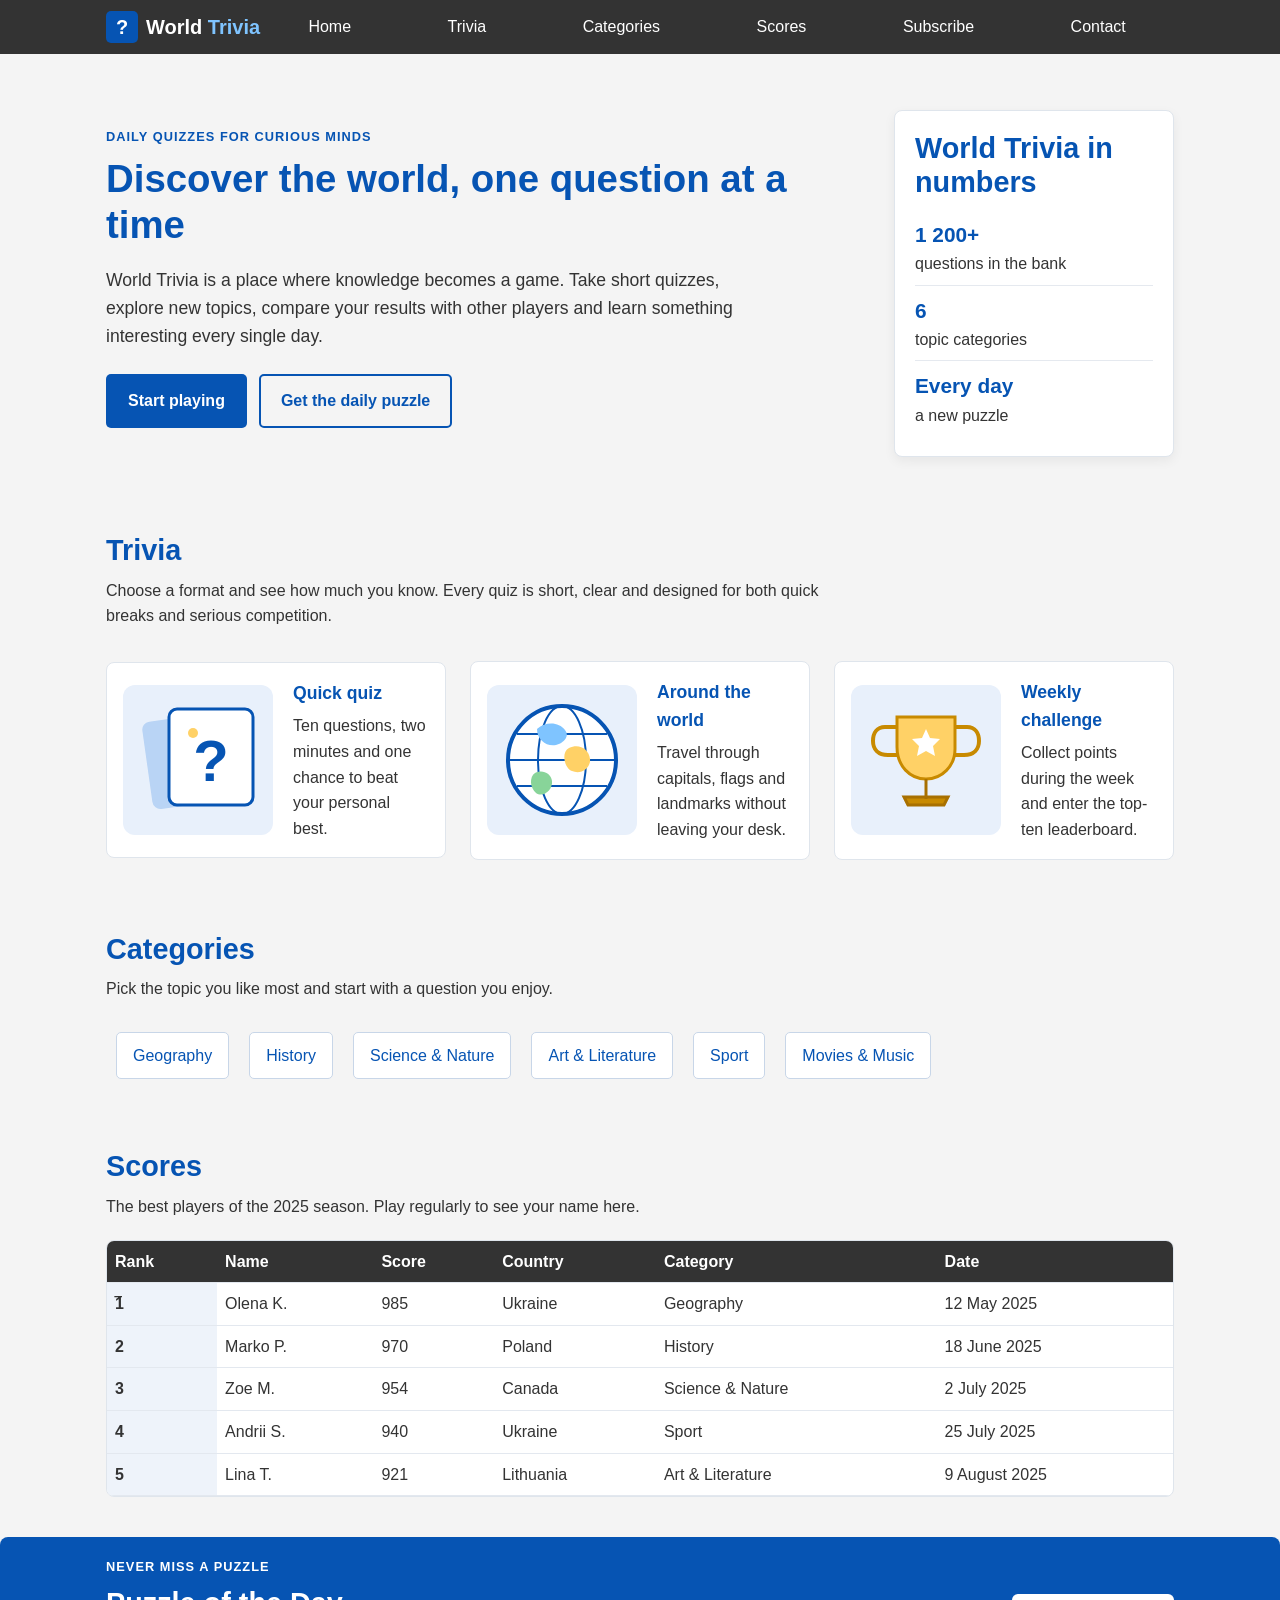
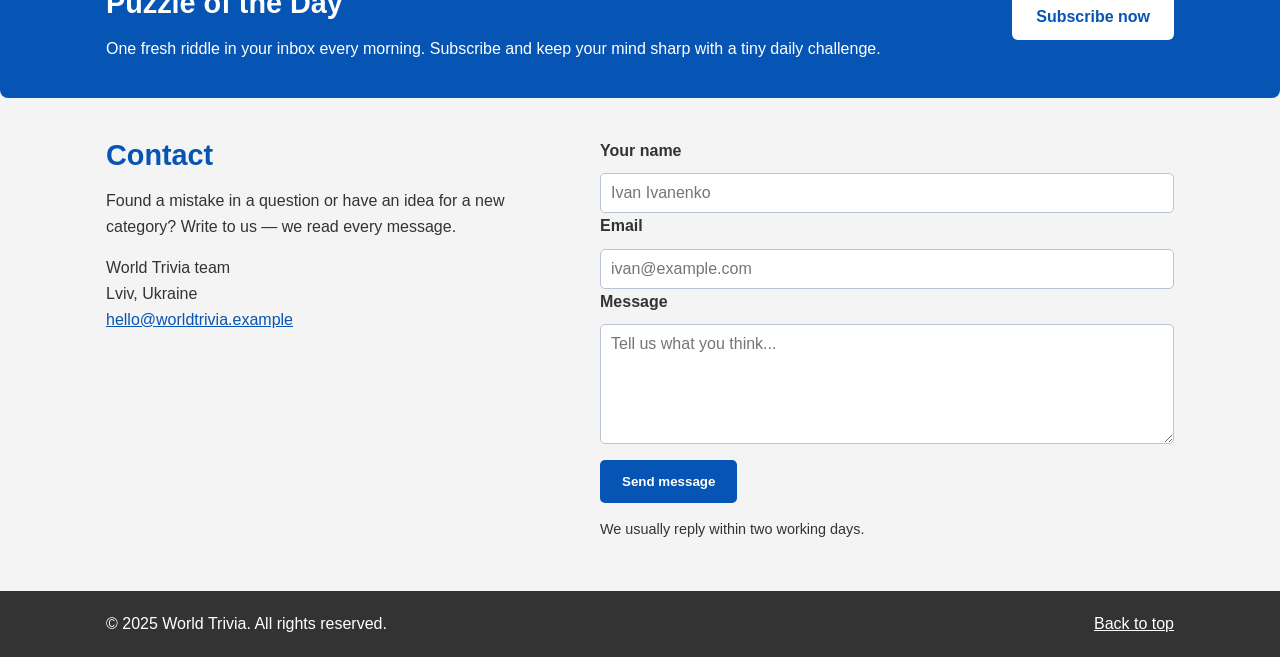
<file: pw3/index.html>
<!DOCTYPE html>
<html lang="en">
<head>
    <meta charset="UTF-8">
    <meta name="viewport" content="width=device-width, initial-scale=1.0">
    <meta name="description" content="World Trivia — daily quizzes, categories, leaderboard and a Puzzle of the Day for curious minds.">
    <title>World Trivia — Play, Learn, Discover</title>
    <link rel="stylesheet" href="css/style.css">
</head>
<body>
    <a class="skip-link" href="#main-content">Skip to main content</a>

    <!-- 3.2 Шапка сайту з навігаційним меню -->
    <header class="site-header">
        <div class="container header-inner">
            <a class="brand" href="#home" aria-label="World Trivia — go to Home">
                <span class="brand-icon" aria-hidden="true">?</span>
                <span class="brand-text">World <strong>Trivia</strong></span>
            </a>

            <nav class="site-nav" aria-label="Main navigation">
                <ul class="nav-list">
                    <li><a href="#home">Home</a></li>
                    <li><a href="#trivia">Trivia</a></li>
                    <li><a href="#categories">Categories</a></li>
                    <li><a href="#scores">Scores</a></li>
                    <li><a href="#subscribe">Subscribe</a></li>
                    <li><a href="#contact">Contact</a></li>
                </ul>
            </nav>
        </div>
    </header>

    <main id="main-content">
        <!-- 3.5 Home -->
        <section id="home" class="section home" aria-labelledby="home-title">
            <div class="container home-inner">
                <div class="home-copy">
                    <p class="eyebrow">Daily quizzes for curious minds</p>
                    <h1 id="home-title">Discover the world, one question at a time</h1>
                    <p class="lead">
                        World Trivia is a place where knowledge becomes a game. Take short quizzes,
                        explore new topics, compare your results with other players and learn
                        something interesting every single day.
                    </p>
                    <div class="hero-actions">
                        <a class="button button-primary" href="#trivia">Start playing</a>
                        <a class="button button-outline" href="#subscribe">Get the daily puzzle</a>
                    </div>
                </div>

                <aside class="home-card" aria-label="World Trivia in numbers">
                    <h2 class="home-card-title">World Trivia in numbers</h2>
                    <ul class="fact-list">
                        <li><strong>1 200+</strong> questions in the bank</li>
                        <li><strong>6</strong> topic categories</li>
                        <li><strong>Every day</strong> a new puzzle</li>
                    </ul>
                </aside>
            </div>
        </section>

        <!-- 3.6 Trivia -->
        <section id="trivia" class="section trivia" aria-labelledby="trivia-title">
            <div class="container">
                <h2 id="trivia-title">Trivia</h2>
                <p class="section-intro">
                    Choose a format and see how much you know. Every quiz is short, clear and
                    designed for both quick breaks and serious competition.
                </p>

                <div class="trivia-items">
                    <article class="trivia-card">
                        <img src="assets/quiz.svg" alt="Stack of trivia cards with a question mark" width="150" height="150">
                        <div class="trivia-card-text">
                            <h3>Quick quiz</h3>
                            <p>Ten questions, two minutes and one chance to beat your personal best.</p>
                        </div>
                    </article>

                    <article class="trivia-card">
                        <img src="assets/globe.svg" alt="Illustration of a globe with continents" width="150" height="150">
                        <div class="trivia-card-text">
                            <h3>Around the world</h3>
                            <p>Travel through capitals, flags and landmarks without leaving your desk.</p>
                        </div>
                    </article>

                    <article class="trivia-card">
                        <img src="assets/trophy.svg" alt="Golden trophy cup with a star" width="150" height="150">
                        <div class="trivia-card-text">
                            <h3>Weekly challenge</h3>
                            <p>Collect points during the week and enter the top-ten leaderboard.</p>
                        </div>
                    </article>
                </div>
            </div>
        </section>

        <!-- 3.7 Categories -->
        <section id="categories" class="section categories" aria-labelledby="categories-title">
            <div class="container">
                <h2 id="categories-title">Categories</h2>
                <p class="section-intro">Pick the topic you like most and start with a question you enjoy.</p>
                <ul class="category-list">
                    <li><a href="#trivia">Geography</a></li>
                    <li><a href="#trivia">History</a></li>
                    <li><a href="#trivia">Science &amp; Nature</a></li>
                    <li><a href="#trivia">Art &amp; Literature</a></li>
                    <li><a href="#trivia">Sport</a></li>
                    <li><a href="#trivia">Movies &amp; Music</a></li>
                </ul>
            </div>
        </section>

        <!-- 3.8 Scores -->
        <section id="scores" class="section scores" aria-labelledby="scores-title">
            <div class="container">
                <h2 id="scores-title">Scores</h2>
                <p class="section-intro">The best players of the 2025 season. Play regularly to see your name here.</p>

                <div class="table-wrapper" role="region" aria-label="World Trivia leaderboard" tabindex="0">
                    <table class="scores-table">
                        <caption class="sr-only">Top players of the 2025 World Trivia season</caption>
                        <thead>
                            <tr>
                                <th scope="col">Rank</th>
                                <th scope="col">Name</th>
                                <th scope="col">Score</th>
                                <th scope="col">Country</th>
                                <th scope="col">Category</th>
                                <th scope="col">Date</th>
                            </tr>
                        </thead>
                        <tbody>
                            <tr>
                                <th scope="row">1</th>
                                <td>Olena K.</td>
                                <td>985</td>
                                <td>Ukraine</td>
                                <td>Geography</td>
                                <td>12 May 2025</td>
                            </tr>
                            <tr>
                                <th scope="row">2</th>
                                <td>Marko P.</td>
                                <td>970</td>
                                <td>Poland</td>
                                <td>History</td>
                                <td>18 June 2025</td>
                            </tr>
                            <tr>
                                <th scope="row">3</th>
                                <td>Zoe M.</td>
                                <td>954</td>
                                <td>Canada</td>
                                <td>Science &amp; Nature</td>
                                <td>2 July 2025</td>
                            </tr>
                            <tr>
                                <th scope="row">4</th>
                                <td>Andrii S.</td>
                                <td>940</td>
                                <td>Ukraine</td>
                                <td>Sport</td>
                                <td>25 July 2025</td>
                            </tr>
                            <tr>
                                <th scope="row">5</th>
                                <td>Lina T.</td>
                                <td>921</td>
                                <td>Lithuania</td>
                                <td>Art &amp; Literature</td>
                                <td>9 August 2025</td>
                            </tr>
                        </tbody>
                    </table>
                </div>
            </div>
        </section>

        <!-- 3.10 Subscribe -->
        <section id="subscribe" class="section subscribe" aria-labelledby="subscribe-title">
            <div class="container subscribe-inner">
                <div class="subscribe-copy">
                    <p class="eyebrow">Never miss a puzzle</p>
                    <h2 id="subscribe-title">Puzzle of the Day</h2>
                    <p>
                        One fresh riddle in your inbox every morning. Subscribe and keep your
                        mind sharp with a tiny daily challenge.
                    </p>
                </div>
                <button class="pulse-button" type="button" aria-label="Subscribe now to Puzzle of the Day">
                    Subscribe now
                </button>
            </div>
        </section>

        <!-- 3.9 Contact -->
        <section id="contact" class="section contact" aria-labelledby="contact-title">
            <div class="container contact-inner">
                <div class="contact-info">
                    <h2 id="contact-title">Contact</h2>
                    <p>
                        Found a mistake in a question or have an idea for a new category?
                        Write to us — we read every message.
                    </p>
                    <address>
                        World Trivia team<br>
                        Lviv, Ukraine<br>
                        <a href="mailto:hello@worldtrivia.example">hello@worldtrivia.example</a>
                    </address>
                </div>

                <form class="contact-form" action="#" method="post">
                    <div class="form-field">
                        <label for="contact-name">Your name</label>
                        <input type="text" id="contact-name" name="name" autocomplete="name" placeholder="Ivan Ivanenko" required>
                    </div>
                    <div class="form-field">
                        <label for="contact-email">Email</label>
                        <input type="email" id="contact-email" name="email" autocomplete="email" placeholder="ivan@example.com" required>
                    </div>
                    <div class="form-field">
                        <label for="contact-message">Message</label>
                        <textarea id="contact-message" name="message" placeholder="Tell us what you think..." required></textarea>
                    </div>
                    <button class="button button-primary" type="submit" aria-label="Send message to the World Trivia team">
                        Send message
                    </button>
                    <p class="form-hint">
                        <span class="sr-only">All fields are required. </span>
                        We usually reply within two working days.
                    </p>
                </form>
            </div>
        </section>
    </main>

    <footer class="site-footer">
        <div class="container footer-inner">
            <p>&copy; 2025 World Trivia. All rights reserved.</p>
            <nav aria-label="Footer navigation">
                <a href="#home">Back to top</a>
            </nav>
        </div>
    </footer>
</body>
</html>
</file>
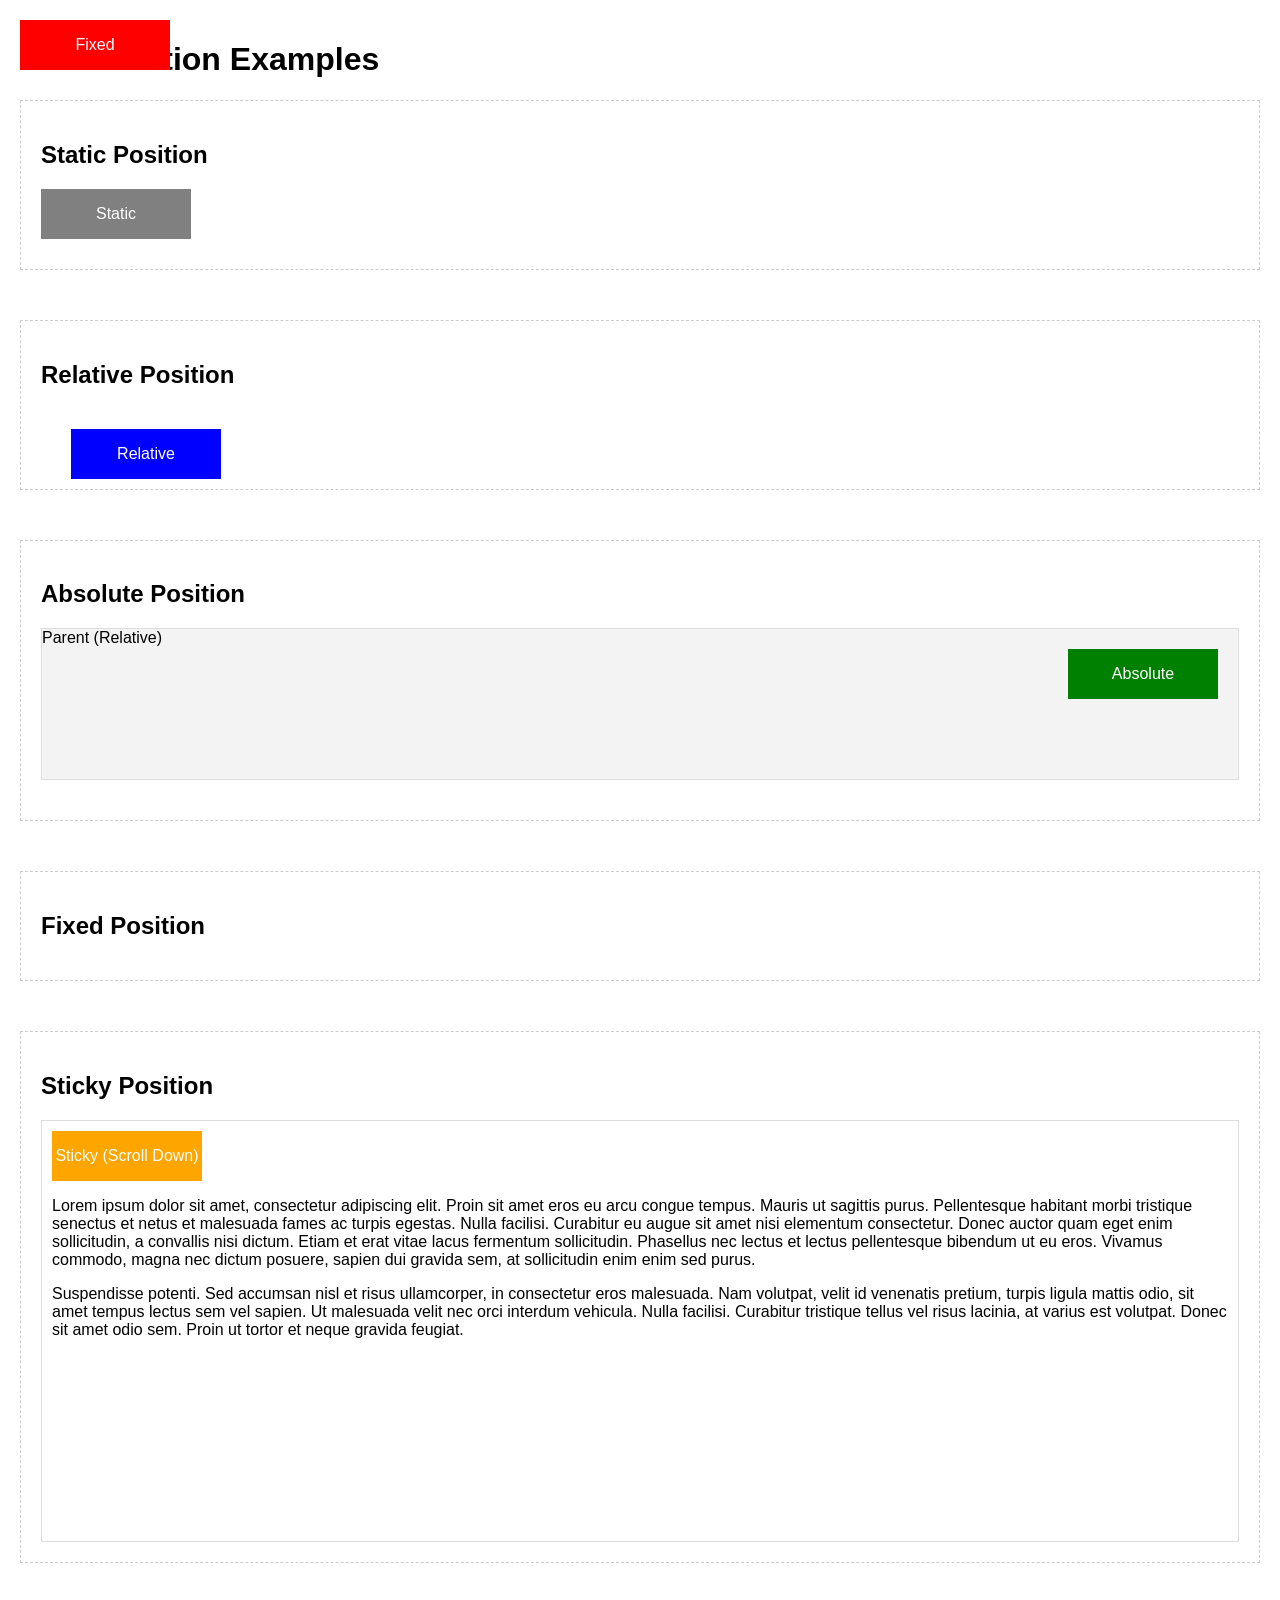
<file: lab6/position.html>
<!DOCTYPE html>
<html lang="en">

<head>
    <meta charset="UTF-8">
    <meta name="viewport" content="width=device-width, initial-scale=1.0">
    <title>CSS Position Examples</title>
    <style>
        body {
            font-family: Arial, sans-serif;
            margin: 0;
            padding: 20px;
        }

        .container {
            margin-bottom: 50px;
            border: 1px dashed #ccc;
            padding: 20px;
        }

        .box {
            width: 150px;
            height: 50px;
            color: white;
            display: flex;
            align-items: center;
            justify-content: center;
            margin-bottom: 10px;
        }

        .static-box {
            background-color: gray;
            position: static;
        }

        .relative-box {
            background-color: blue;
            position: relative;
            top: 20px;
            left: 30px;
        }

        .absolute-container {
            position: relative;
            height: 150px;
            background-color: #f3f3f3;
            border: 1px solid #ddd;
            margin-bottom: 20px;
        }

        .absolute-box {
            background-color: green;
            position: absolute;
            top: 20px;
            right: 20px;

        }

        .fixed-box {
            background-color: red;
            position: fixed;
            top: 20px;
            left: 20px;
            z-index: 1000;
        }

        .sticky-container {
            height: 400px;
            overflow: auto;
            border: 1px solid #ddd;
            padding: 10px;
        }

        .sticky-box {
            background-color: orange;
            position: sticky;
            top: 0;
        }
    </style>
</head>

<body>
    <h1>CSS Position Examples</h1>
    <!-- Static Example -->
    <div class="container">
        <h2>Static Position</h2>
        <div class="box static-box">Static</div>
    </div>
    <!-- Relative Example -->
    <div class="container">
        <h2>Relative Position</h2>
        <div class="box relative-box">Relative</div>
    </div>
    <!-- Absolute Example -->
    <div class="container">
        <h2>Absolute Position</h2>
        <div class="absolute-container">
            Parent (Relative)
            <div class="box absolute-box">Absolute</div>
        </div>
    </div>
    <!-- Fixed Example -->
    <div class="container">
        <h2>Fixed Position</h2>
        <div class="box fixed-box">Fixed</div>
    </div>

    <!-- Sticky Example -->
    <div class="container">
        <h2>Sticky Position</h2>
        <div class="sticky-container">
            <div class="box sticky-box">Sticky (Scroll Down)</div>
            <p>Lorem ipsum dolor sit amet, consectetur adipiscing elit. Proin
                sit amet eros eu arcu congue tempus. Mauris ut sagittis purus. Pellentesque
                habitant morbi tristique senectus et netus et malesuada fames ac turpis
                egestas. Nulla facilisi. Curabitur eu augue sit amet nisi elementum
                consectetur. Donec auctor quam eget enim sollicitudin, a convallis nisi dictum.
                Etiam et erat vitae lacus fermentum sollicitudin. Phasellus nec lectus et
                lectus pellentesque bibendum ut eu eros. Vivamus commodo, magna nec dictum
                posuere, sapien dui gravida sem, at sollicitudin enim enim sed purus.</p>
            <p>Suspendisse potenti. Sed accumsan nisl et risus ullamcorper, in
                consectetur eros malesuada. Nam volutpat, velit id venenatis pretium, turpis
                ligula mattis odio, sit amet tempus lectus sem vel sapien. Ut malesuada velit
                nec orci interdum vehicula. Nulla facilisi. Curabitur tristique tellus vel
                risus lacinia, at varius est volutpat. Donec sit amet odio sem. Proin ut tortor
                et neque gravida feugiat.</p>
        </div>
    </div>
</body>

</html>
</file>
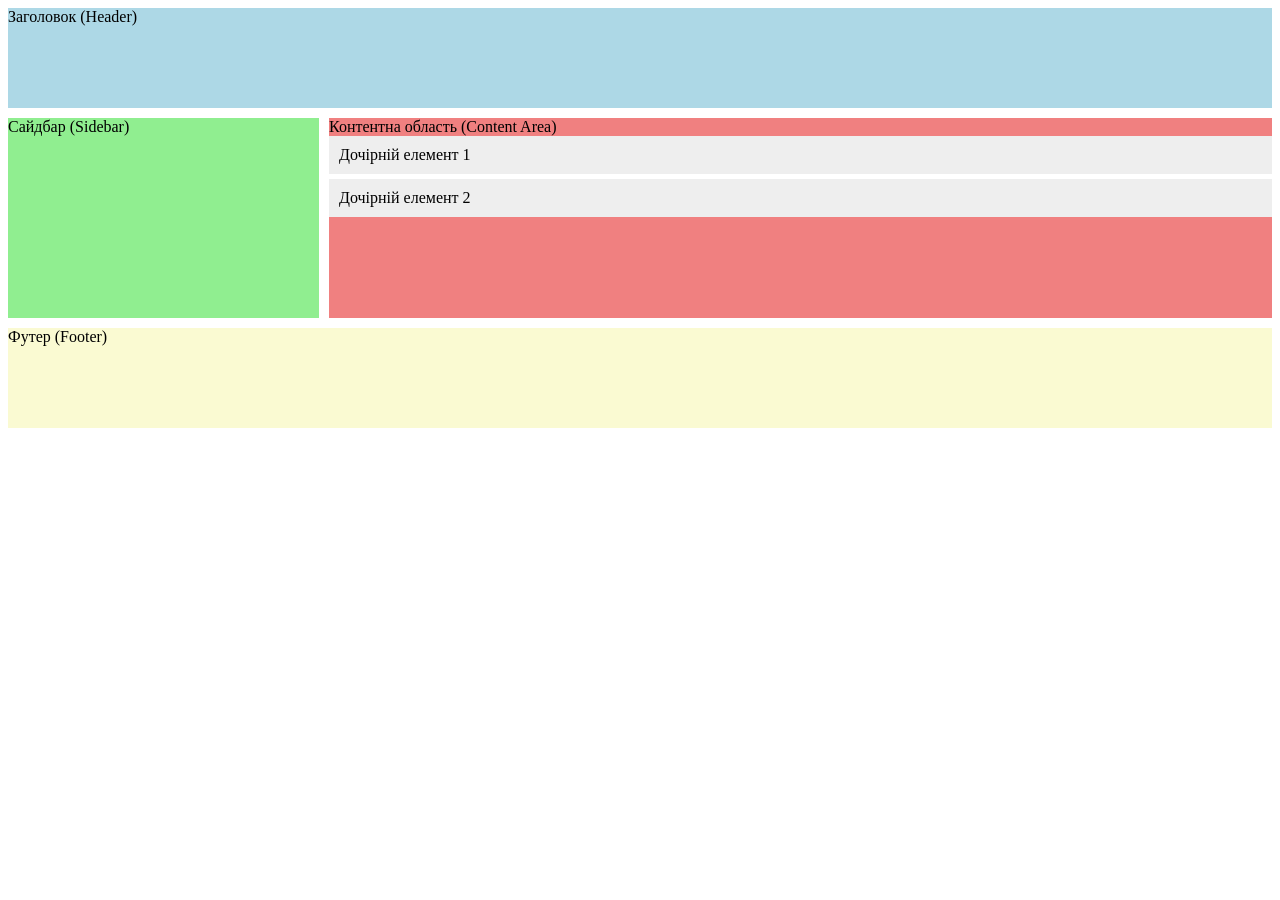
<file: lab7/grid.html>
<!DOCTYPE html>
<html lang="en">
<head>
<meta charset="UTF-8">
<meta name="viewport" content="width=device-width, initial-scale=1.0">
<title>CSS Grid Layout Level 2 Example</title>
<style>
.container {
display: grid;
grid-template-columns: 1fr 2fr 1fr; /* Три колонки з різними
відношеннями розмірів */
grid-template-rows: 100px 200px 100px; /* Три ряди з фіксованою
висотою */
gap: 10px; /* Відстань між елементами сітки */
grid-template-areas:
"header header header"
"sidebar content content"
"footer footer footer"; /* Іменовані області для елементів */
}
.header {
grid-area: header;
background-color: lightblue;
}
.sidebar {
grid-area: sidebar;
background-color: lightgreen;
}
.content {
grid-area: content;
background-color: lightcoral;
}
.footer {
grid-area: footer;
background-color: lightgoldenrodyellow;

}
/* Стилі для дочірньої сітки з використанням субгрида */
.content-grid {
display: grid;
grid-template-columns: subgrid; /* Наслідує колонки батьківської сітки
*/
grid-template-rows: 1fr 1fr; /* Власні рядки */
gap: 5px;
background-color: white;
}
.item1, .item2 {
background-color: #eee;
padding: 10px;
}
</style>
</head>
<body>
<div class="container">
<div class="header">Заголовок (Header)</div>
<div class="sidebar">Сайдбар (Sidebar)</div>
<div class="content">
Контентна область (Content Area)
<div class="content-grid">
<div class="item1">Дочірній елемент 1</div>
<div class="item2">Дочірній елемент 2</div>
</div>
</div>
<div class="footer">Футер (Footer)</div>
</div>
</body>
</html>
</file>
<file: lab5/css/styles.css>
*, *::before, *::after {
  box-sizing: border-box;
  margin: 0;
  padding: 0;
}

body {
  font-family: 'Roboto', sans-serif;
  background-color: #f4f4f4;
}

/* Hero Banner */
#hero {
  font-weight: normal;
  position: relative;
  min-height: 420px;
  display: flex;
  align-items: flex-end;
  padding: 35px 0;
  background: #1d2159 url('../photo/background.jpg') no-repeat center top;
  background-size: cover;
  color: #ffffff;
}

#hero .shadow {
  position: absolute;
  inset: 0;
  background: linear-gradient(180deg, rgba(1, 105, 252, 0) 25%, rgba(0, 38, 255, 0.85) 100%);
  z-index: 1;
}

#hero .container {
  position: relative;
  z-index: 2;
  max-width: 1200px;
  margin: 0 auto;
  width: 100%;
  padding: 0 30px;
}

#hero h2 a {
  color: #ffffff;
  font-size: 26px;
  text-decoration: none;
  font-weight: bold;
  line-height: 1.35;
  display: inline-block;
}

#hero h2 a:hover {
  text-decoration: underline;
}

/* Синя навігаційна смуга */
#block-lpnushortcutstop4 {
  background-color: #272c7d;
  width: 100%;
}

.shortcuts-wrapper {
  display: flex;
  flex-wrap: wrap;
  width: 100%;
  max-width: 1250px;
  margin: 0 auto;
}

.shortcut-item {
  flex: 1 1 240px;
  display: flex;
  align-items: center;
  justify-content: center;
  padding: 24px 15px;
  color: #ffffff;
  text-decoration: none;
  border-right: 1px solid rgba(255, 255, 255, 0.1);
  transition: background-color 0.2s ease;
}

.shortcut-item:last-child {
  border-right: none;
}

.shortcut-item:hover {
  background-color: rgba(255, 255, 255, 0.15);
}

.shortcut-content {
  display: flex;
  align-items: center;
  justify-content: flex-start;
  gap: 14px;
  text-align: left;
  font-size: 15px;
  font-weight: 500;
  color: #ffffff;
  width: 100%;
  max-width: 270px;
}

/* Налаштування кольору та розміру іконок */
.shortcut-content svg {
  fill: #00b0f0 !important;
  color: #00b0f0 !important;
  width: 24px !important;
  height: 24px !important;
  max-width: 24px !important;
  max-height: 24px !important;
  flex-shrink: 0;
  display: inline-block;
}

/* Адаптивність для мобільних пристроїв */
@media (max-width: 768px) {
  .shortcut-item {
    flex: 1 1 50%;
    border-bottom: 1px solid rgba(255, 255, 255, 0.1);
  }
}
</file>
<file: lab6/css/styles.css>
body {
    font-family: Arial, sans-serif;
    margin: 0;
    padding: 0;
}

header {
    text-align: center;
    background: #4CAF50;
    color: white;
    padding: 10px 0;
    position: sticky;
    top: 0;
    z-index: 1000;
    box-shadow: 0 2px 4px rgba(0, 0, 0, 0.1);
}

section {
    padding: 20px;
}

h2 {
    position: sticky;
    top: 20px; 
    background: #f9f9f9;
    padding: 10px 0;
    margin: 0;
    z-index: 100;
    border-bottom: 1px solid #ddd;
}

/* Секція 1 */
#section-1 img {
    float: left;
    margin-right: 20px;
    width: 250px;
    height: 250px;
}

.text {
    text-align: justify;
}

.clear {
    clear: left;
}

/* Секція 2 */
.multicolumn-text {
    column-width: 300px;
    column-gap: 20px;
 /* Текст у 2 колонки */
}


/* Секція 3 */
#subscribe-button {
    padding: 10px 20px;
    font-size: 16px;
    background-color: #4CAF50;
    color: white;
    border: none;
    cursor: pointer;
}

#subscribe-button:hover {
    background-color: #45a049;
}

/* Модальне вікно */
#modal.hidden {
    display: none;
}

#modal {
    position: fixed;
    top: 20px;
    left: 20px;
    width: 100%;
    height: 100%;
    background: rgba(0, 0, 0, 0.5);
    display: flex;
    justify-content: center;
    align-items: center;
    z-index: 100;
}

.modal-content {
    background: white;
    width: 50%;
    height: 50%;
    padding: 20px;
    border-radius: 5px;
    text-align: center;
    box-shadow: 0 4px 8px rgba(0, 0, 0, 0.2);
}

input[type="email"] {
    padding: 10px;
    width: 80%;
    margin: 10px 0;
    font-size: 16px;
    box-sizing: border-box;
}

button[type="submit"] {
    padding: 10px 20px;
    background-color: #4CAF50;
    color: white;
    border: none;
    cursor: pointer;
}
</file>
<file: lab7_original/css/styles.css>
/* =========================================================
   Lab7. CSS Flexbox, Grid Layout, transitions та animations
   Варіант 3: header#featured_container (сайт https://lpnu.ua/)
   ========================================================= */

/* ---------- Базові стилі та змінні ---------- */
:root {
    --lpnu-blue: #2e3192;
    --lpnu-dark-blue: #252775;
    --lpnu-cyan: #00a1e4;
    --lpnu-grey: #c2c2c2;
    --lpnu-text: #333333;
    --lpnu-muted: #444444;
}

*,
*::before,
*::after {
    box-sizing: border-box;
}

/* Bootstrap на сайті lpnu.ua задає html font-size: 10px,
   тому 1rem = 10px */
html {
    font-size: 10px;
    scroll-behavior: smooth;
}

body {
    margin: 0;
    font-family: "Roboto", Arial, Helvetica, sans-serif;
    font-size: 1.6rem;
    font-weight: 400;
    line-height: 1.42857143;
    color: var(--lpnu-text);
    background-color: #ffffff;
}

img {
    max-width: 100%;
    height: auto;
}

a {
    color: #337ab7;
    text-decoration: none;
}

a:hover,
a:focus {
    color: #23527c;
    text-decoration: underline;
}

/* ---------- Контейнер (Bootstrap 3) ---------- */
.container {
    width: 100%;
    max-width: 1170px;
    margin-right: auto;
    margin-left: auto;
    padding-right: 15px;
    padding-left: 15px;
}

/* =========================================================
   1. header#featured_container — FLEXBOX
   ========================================================= */
#featured_container {
    position: relative;
    background: var(--lpnu-grey);
}

/* Декоративна градієнтна смуга над блоком, як на lpnu.ua */
#featured_container::before {
    display: block;
    width: 100%;
    height: 2px;
    content: "";
    background: linear-gradient(to right, #979797 0%, var(--lpnu-grey) 50%, #979797 100%);
}

/* Флекс-контейнер карток: гнучкий розподіл простору між елементами */
.featured-flex {
    display: flex;
    flex-wrap: wrap;
    align-items: stretch;
    gap: 2.5rem;
    margin: 0;
    padding-top: 3rem;
    padding-bottom: 2.5rem;
}

/* Картка: 1 колонка на мобільних, 2 на планшетах,
   4 на десктопах (див. медіа-запити нижче) */
.featured-card {
    flex: 1 1 100%;
    min-width: 0;
    animation: fade-in-up 0.8s ease-out both;
}

.featured-card:nth-child(2) {
    animation-delay: 0.12s;
}

.featured-card:nth-child(3) {
    animation-delay: 0.24s;
}

.featured-card:nth-child(4) {
    animation-delay: 0.36s;
}

.featured-card__link {
    position: relative;
    display: flex;
    align-items: flex-end;
    min-height: 26rem;
    overflow: hidden;
    color: #ffffff;
    background-color: var(--lpnu-dark-blue);
    text-decoration: none;
    transition: color 0.6s ease-out;
}

#featured_container a:link,
#featured_container a:visited,
#featured_container a:hover,
#featured_container a:active {
    color: #ffffff;
    text-decoration: none;
}

/* Зображення заповнює всю картку, тому всі картки однакової висоти */
.featured-card img {
    position: absolute;
    inset: 0;
    z-index: 0;
    width: 100%;
    height: 100%;
    object-fit: cover;
    opacity: 0.85;
    transition: opacity 1s ease-out;
}

#featured_container a:hover img,
#featured_container a:focus img {
    opacity: 1;
}

/* Затемнення/освітлення нижньої частини картки */
.shadow_featured {
    position: absolute;
    right: 0;
    bottom: 0;
    left: 0;
    z-index: 1;
    width: 100%;
    min-height: 75%;
    background: linear-gradient(to bottom, rgba(255, 255, 255, 0), rgba(255, 255, 255, 0.85));
    opacity: 1;
    transition: opacity 2s ease-out;
}

#featured_container a:hover .shadow_featured,
#featured_container a:focus .shadow_featured {
    opacity: 0.1;
}

/* Заголовок новини поверх зображення */
#featured_container h2 {
    position: relative;
    z-index: 2;
    width: 100%;
    margin: 0;
    padding: 2rem;
    border-bottom: 2px solid #ffffff;
    font-family: "Roboto Condensed", Arial, Helvetica, sans-serif;
    font-size: 2rem;
    font-style: normal;
    font-weight: 400;
    line-height: 1.25;
}

#featured_container h2 span {
    padding: 0.3rem 0.5rem;
    color: #ffffff;
    background-color: var(--lpnu-dark-blue);
    -webkit-box-decoration-break: clone;
    box-decoration-break: clone;
    transition: background-color 2s ease-out;
}

#featured_container a:hover h2 span,
#featured_container a:focus h2 span {
    background-color: var(--lpnu-cyan);
}

/* =========================================================
   2. main-container та блок «Новини університету»
   ========================================================= */
.main-container {
    padding-top: 3rem;
    padding-bottom: 3rem;
}

.news-section__title {
    margin: 0 0 3rem;
    font-family: "Roboto Condensed", Arial, Helvetica, sans-serif;
    font-size: 2.2rem;
    font-weight: 400;
    line-height: 1.3;
    text-align: center;
}

.news-section__title a {
    color: var(--lpnu-text);
    border-bottom: 2px solid #0076a8;
    transition: color 2s ease-out, border-color 2s ease-out;
}

.news-section__title a:hover,
.news-section__title a:focus {
    color: #0076a8;
    border-bottom-color: var(--lpnu-cyan);
    text-decoration: none;
}

/* ---------- CSS GRID для сітки новин ---------- */
.news-grid {
    display: grid;
    grid-template-columns: 1fr;
    gap: 3rem;
}

.news-card {
    min-width: 0;
    background-color: #f6f6f6;
    animation: fade-in-up 0.8s ease-out both;
}

.news-card > a {
    display: block;
    height: 100%;
    color: var(--lpnu-muted);
    transition: transform 0.35s ease, box-shadow 0.35s ease;
}

.news-card > a:hover,
.news-card > a:focus {
    color: var(--lpnu-muted);
    text-decoration: none;
    transform: translateY(-4px);
    box-shadow: 0 12px 24px rgba(37, 39, 117, 0.12);
}

.news-card .img-responsive {
    display: block;
    width: 100%;
    height: auto;
}

.news_teaser {
    font-family: "Roboto Condensed", Arial, Helvetica, sans-serif;
}

.news_teaser img {
    position: relative;
    z-index: 1;
    margin-bottom: -12px;
    border-bottom: 2px solid #757575;
    transition: opacity 2s ease-out;
}

.news-card a:hover img,
.news-card a:focus img {
    opacity: 0.65;
}

.news_teaser span {
    position: relative;
    z-index: 2;
    display: inline-block;
    margin-left: 15px;
    padding: 5px 7px;
    color: #ffffff;
    font-size: 1.3rem;
    letter-spacing: 1px;
    text-transform: uppercase;
    background-color: #757575;
}

.news-card h3 {
    margin: 15px 0 0;
    padding: 0 15px 30px;
    font-family: "Roboto Condensed", Arial, Helvetica, sans-serif;
    font-size: 1.8rem;
    font-weight: 700;
    line-height: 2.1rem;
}

/* =========================================================
   3. Медіа-запити: 3 брейкпоінти для header та новин
   ========================================================= */

/* Mobile: до 767px — 1 колонка */
@media (max-width: 767px) {
    .featured-card {
        flex-basis: 100%;
    }

    .news-grid {
        grid-template-columns: 1fr;
    }

    #featured_container h2 {
        font-size: 2.2rem;
    }
}

/* Tablet: 768px – 1023px — 2 колонки */
@media (min-width: 768px) and (max-width: 1023px) {
    .featured-card {
        flex-basis: calc(50% - 1.25rem);
    }

    .news-grid {
        grid-template-columns: repeat(2, minmax(0, 1fr));
    }

    #featured_container h2 {
        font-size: 2rem;
    }
}

/* Desktop: 1024px і більше — 4 колонки */
@media (min-width: 1024px) {
    .featured-card {
        flex-basis: calc(25% - 1.875rem);
    }

    .news-grid {
        grid-template-columns: repeat(4, minmax(0, 1fr));
    }

    #featured_container h2 {
        padding: 1.5rem;
        font-size: 1.8rem;
    }

    .news-section__title {
        font-size: 2.4rem;
    }
}

/* Великі екрани: трохи більші заголовки, як на оригінальному сайті */
@media (min-width: 1200px) {
    #featured_container h2 {
        font-size: 2rem;
    }

    .news-section__title {
        font-size: 2.8rem;
    }
}

/* =========================================================
   4. Анімації
   ========================================================= */
@keyframes fade-in-up {
    from {
        opacity: 0;
        transform: translateY(18px);
    }

    to {
        opacity: 1;
        transform: translateY(0);
    }
}

/* Повага до налаштувань зменшення анімації в ОС */
@media (prefers-reduced-motion: reduce) {

    *,
    *::before,
    *::after {
        animation-duration: 0.01ms !important;
        animation-iteration-count: 1 !important;
        transition-duration: 0.01ms !important;
        scroll-behavior: auto !important;
    }
}

/* ---------- Підвал лабораторної сторінки ---------- */
footer {
    padding: 2.5rem 0 3rem;
    color: #777777;
    font-size: 1.4rem;
    text-align: center;
    border-top: 1px solid #eeeeee;
}

footer p {
    margin: 0;
}

footer code {
    padding: 2px 5px;
    color: var(--lpnu-dark-blue);
    background-color: #f4f4f4;
}
</file>
<file: pr2/css/style.css>
/* Базові скидання та глобальні налаштування */
* {
  box-sizing: border-box;
  margin: 0;
  padding: 0;
}

body {
  font-family: 'Poppins', sans-serif;
  color: #2D2D2D;
  background-color: #FFFFFF;
}

.container {
  max-width: 1280px;
  margin: 0 auto;
  padding: 0 100px; /* Внутрішні відступи по боках з Figma */
}

a {
  text-decoration: none;
  color: inherit;
}

/* Header / Top Bar 1280px */
.header {
  background-color: #FFFFFF;
  height: 100px;
  display: flex;
  align-items: center;
}

.header-container {
  display: flex;
  justify-content: space-between;
  align-items: center;
  width: 100%;
}

/* Logo */
.logo {
  display: flex;
  align-items: center;
  gap: 12px;
}

.logo img {
  width: 32px;
  height: auto;
  display: block;
}

.logo-text {
  font-family: 'Poppins', sans-serif;
  font-weight: 700;
  font-size: 20px;
  line-height: 20px;
  color: #2D2D2D;
  letter-spacing: 0;
}

/* Auth Buttons */
.auth-buttons {
  display: flex;
  align-items: center;
  gap: 32px;
}

.btn-sign-up {
  font-family: 'Poppins', sans-serif;
  font-weight: 400;
  font-size: 16px;
  line-height: 32px;
  color: #2D2D2D;
}

.btn-log-in {
  display: inline-flex;
  justify-content: center;
  align-items: center;
  width: 153px;
  height: 54px;
  background-color: #3366FF;
  border-radius: 10px;
  
  font-family: 'Poppins', sans-serif;
  font-weight: 400;
  font-size: 16px;
  line-height: 32px;
  color: #FFFFFF;
  transition: opacity 0.2s ease;
}

.btn-log-in:hover {
  opacity: 0.9;
}

/* Header 1280px (Hero Section) */
.hero-section {
  background-color: #F7F5FD;
  padding-top: 70px;
  padding-bottom: 129px;
}

.hero-container {
  display: flex;
  align-items: flex-start;
  justify-content: space-between;
  gap: 114px; /* Відстань між текстом та песиками */
}

.hero-content {
  width: 466px;
  display: flex;
  flex-direction: column;
  gap: 30px;
}

.hero-text-block {
  display: flex;
  flex-direction: column;
}

.hero-title {
  font-family: 'Mozilla Headline', 'Poppins', sans-serif;
  font-size: 80px;
  font-weight: 600;
  line-height: 90px;
  color: #2D2D2D;
  margin-bottom: 24px;
}

.hero-text {
  font-family: 'Poppins', sans-serif;
  font-size: 18px;
  line-height: 32px;
  font-weight: 400;
  color: rgba(45, 45, 45, 0.5);
}

.btn-get-started {
  display: inline-flex;
  justify-content: center;
  align-items: center;
  width: 203px;
  height: 64px;
  background-color: #F8D57E;
  color: #2D2D2D;
  font-family: 'Poppins', sans-serif;
  font-weight: 400;
  font-size: 16px;
  line-height: 32px;
  border-radius: 10px;
  transition: opacity 0.2s ease;
}

.btn-get-started:hover {
  opacity: 0.9;
}

.hero-image-wrapper {
  width: 500px;
  height: 460px;
  flex-shrink: 0;
}

.hero-img {
  width: 100%;
  height: 100%;
  object-fit: cover;
  border-radius: 10px;
  display: block;
}

/* Video Section (Video 1280px) */
.video-section {
  background-color: #F2FAF8;
  padding: 70px 257px; /* Точні значення paddings з Figma */
  display: flex;
  justify-content: center;
  align-items: center;
}

.video-container {
  display: flex;
  justify-content: center;
  align-items: center;
  width: 100%;
}

.video-wrapper {
  width: 765px;
  height: 460px;
  border-radius: 10px;
  overflow: hidden;
}

.video-img {
  width: 100%;
  height: 100%;
  object-fit: cover;
  border-radius: 10px;
  display: block;
}
</file>
<file: pw3/css/style.css>
/* =========================================================
   Практична робота 3 — Верстка простого сайту компанії
   «World Trivia». HTML5 + CSS3, Flexbox, адаптивність, a11y.
   ========================================================= */

/* 3.4 Загальне оформлення сторінки */
* {
    box-sizing: border-box;
}

html {
    scroll-behavior: smooth;
}

body {
    font-family: Arial, sans-serif;
    font-size: 16px;
    color: #333;
    background-color: #f4f4f4;
    margin: 0;
    padding: 0;
    line-height: 1.6;
}

img {
    max-width: 100%;
    height: auto;
}

a {
    color: #0654b3;
}

.container {
    width: 100%;
    max-width: 1100px;
    margin: 0 auto;
    padding: 0 16px;
}

/* 3.11 Доступність: посилання для пропуску меню та текст для скрінрідерів */
.skip-link {
    position: absolute;
    left: -9999px;
    top: 0;
    padding: 10px 16px;
    background-color: #fff;
    color: #0654b3;
    z-index: 100;
}

.skip-link:focus {
    left: 16px;
    top: 8px;
}

.sr-only {
    position: absolute;
    width: 1px;
    height: 1px;
    padding: 0;
    margin: -1px;
    overflow: hidden;
    white-space: nowrap;
    border: 0;
}

/* 3.4 Шапка */
.site-header {
    background-color: #333;
    color: #fff;
    position: sticky;
    top: 0;
    z-index: 10;
}

.header-inner {
    display: flex;
    align-items: center;
    justify-content: space-between;
    flex-wrap: wrap;
}

.brand {
    display: flex;
    align-items: center;
    padding: 10px 0;
    color: #fff;
    text-decoration: none;
    font-size: 1.25rem;
    font-weight: bold;
}

.brand-icon {
    display: inline-flex;
    align-items: center;
    justify-content: center;
    width: 32px;
    height: 32px;
    margin-right: 8px;
    background-color: #0654b3;
    border-radius: 5px;
    color: #fff;
}

.brand-text strong {
    color: #7fc4ff;
}

/* 3.3 Навігаційне меню */
.site-nav {
    flex: 1 1 520px;
}

.nav-list {
    list-style: none;
    padding: 0;
    margin: 0;
    display: flex;
    justify-content: space-around;
    flex-wrap: wrap;
}

.nav-list li {
    margin: 10px;
}

.nav-list a {
    color: white;
    text-decoration: none;
    display: block;
    padding: 4px 2px;
}

.nav-list a:hover,
.nav-list a:focus {
    text-decoration: underline;
}

/* 3.5 Секції */
.section {
    padding: 20px;
    margin: 20px 0;
}

.section h2,
.home h1 {
    color: #0654b3;
    line-height: 1.2;
}

.section h2 {
    font-size: 1.8rem;
    margin: 0 0 10px;
}

.section-intro {
    max-width: 760px;
    margin: 0 0 20px;
}

.eyebrow {
    margin: 0 0 8px;
    font-size: 0.8rem;
    font-weight: bold;
    letter-spacing: 0.08em;
    text-transform: uppercase;
    color: #0654b3;
}

/* Спільні кнопки */
.button {
    display: inline-block;
    padding: 12px 20px;
    border: 2px solid transparent;
    border-radius: 5px;
    font-weight: bold;
    text-decoration: none;
    cursor: pointer;
    transition: background-color 0.2s, color 0.2s, transform 0.2s;
}

.button-primary {
    background-color: #0654b3;
    color: #fff;
}

.button-primary:hover,
.button-primary:focus {
    background-color: #043e85;
    color: #fff;
    transform: translateY(-1px);
}

.button-outline {
    background-color: transparent;
    border-color: #0654b3;
    color: #0654b3;
}

.button-outline:hover,
.button-outline:focus {
    background-color: #0654b3;
    color: #fff;
}

/* 3.5 Home */
.home-inner {
    display: flex;
    align-items: center;
    flex-wrap: wrap;
}

.home-copy {
    flex: 1 1 520px;
}

.home h1 {
    font-size: 2.4rem;
    margin: 0 0 12px;
}

.lead {
    max-width: 640px;
    font-size: 1.1rem;
}

.hero-actions {
    display: flex;
    flex-wrap: wrap;
    margin-top: 24px;
}

.hero-actions .button {
    margin: 0 12px 12px 0;
}

.home-card {
    flex: 0 1 280px;
    margin: 16px 0 16px 24px;
    padding: 20px;
    background-color: #fff;
    border: 1px solid #dfe5ec;
    border-radius: 8px;
    box-shadow: 0 4px 12px rgba(0, 0, 0, 0.06);
}

.home-card-title {
    margin: 0 0 12px;
    font-size: 1.1rem;
    color: #0654b3;
}

.fact-list {
    list-style: none;
    padding: 0;
    margin: 0;
}

.fact-list li {
    padding: 8px 0;
    border-bottom: 1px solid #e5e9ef;
}

.fact-list li:last-child {
    border-bottom: 0;
}

.fact-list strong {
    display: block;
    font-size: 1.3rem;
    color: #0654b3;
}

/* 3.6 Trivia */
.trivia-items {
    display: flex;
    align-items: center;
    flex-wrap: wrap;
    margin: 0 -12px;
}

.trivia-card {
    display: flex;
    align-items: center;
    flex: 1 1 300px;
    margin: 12px;
    padding: 16px;
    background-color: #fff;
    border: 1px solid #dfe5ec;
    border-radius: 8px;
}

.trivia-card img {
    width: 150px;
    margin-right: 20px;
    border-radius: 5px;
    flex-shrink: 0;
}

.trivia-card h3 {
    margin: 0 0 6px;
    font-size: 1.1rem;
    color: #0654b3;
}

.trivia-card p {
    margin: 0;
}

/* 3.7 Categories */
.category-list {
    list-style: none;
    padding: 0;
    margin: 0;
    display: flex;
    flex-wrap: wrap;
}

.category-list li {
    margin: 10px;
}

.category-list a {
    display: block;
    padding: 10px 16px;
    background-color: #fff;
    border: 1px solid #c8d6e8;
    border-radius: 5px;
    color: #0654b3;
    text-decoration: none;
    transition: background-color 0.2s, color 0.2s;
}

.category-list a:hover,
.category-list a:focus {
    background-color: #0654b3;
    border-color: #0654b3;
    color: #fff;
    text-decoration: underline;
}

/* 3.8 Таблиця результатів */
.table-wrapper {
    width: 100%;
    overflow-x: auto;
    background-color: #fff;
    border: 1px solid #dfe5ec;
    border-radius: 8px;
}

.scores-table {
    width: 100%;
    border-collapse: collapse;
}

.scores-table caption {
    text-align: left;
    padding: 8px;
}

.scores-table th,
.scores-table td {
    padding: 8px;
    text-align: left;
    border-bottom: 1px solid #e3e8ef;
}

.scores-table thead th {
    background-color: #333;
    color: #fff;
}

.scores-table tbody th {
    background-color: #eef3fa;
}

.scores-table tbody tr:hover {
    background-color: #f0f6ff;
}

/* 3.10 Subscribe та анімація пульсації */
.subscribe {
    background-color: #0654b3;
    color: #fff;
    border-radius: 8px;
}

.subscribe h2,
.subscribe .eyebrow {
    color: #fff;
}

.subscribe-inner {
    display: flex;
    align-items: center;
    justify-content: space-between;
    flex-wrap: wrap;
}

.subscribe-copy {
    flex: 1 1 420px;
    margin-right: 24px;
}

.pulse-button {
    padding: 14px 24px;
    background-color: #fff;
    color: #0654b3;
    border: 0;
    border-radius: 6px;
    font-family: inherit;
    font-size: 1rem;
    font-weight: bold;
    cursor: pointer;
    animation: pulse 2s infinite;
    transition: background-color 0.2s, color 0.2s;
}

.pulse-button:hover,
.pulse-button:focus {
    background-color: #ffd166;
    color: #333;
    animation-play-state: paused;
}

@keyframes pulse {
    0% {
        transform: scale(1);
        box-shadow: 0 0 0 0 rgba(255, 255, 255, 0.55);
    }
    70% {
        transform: scale(1.04);
        box-shadow: 0 0 0 14px rgba(255, 255, 255, 0);
    }
    100% {
        transform: scale(1);
        box-shadow: 0 0 0 0 rgba(255, 255, 255, 0);
    }
}

/* 3.9 Контактна форма */
.contact-inner {
    display: flex;
    flex-wrap: wrap;
}

.contact-info {
    flex: 1 1 280px;
    padding-right: 24px;
}

.contact-info address {
    font-style: normal;
    margin-top: 16px;
}

.contact-form {
    display: flex;
    flex-direction: column;
    flex: 1 1 360px;
    max-width: 600px;
}

.form-field {
    display: flex;
    flex-direction: column;
}

.form-field label {
    font-weight: bold;
}

.contact-form input,
.contact-form textarea {
    margin-top: 10px;
    padding: 10px;
    border: 1px solid #b9c4d2;
    border-radius: 5px;
    font-family: inherit;
    font-size: 1rem;
}

.contact-form textarea {
    min-height: 120px;
    resize: vertical;
}

.contact-form button {
    align-self: flex-start;
    margin-top: 16px;
}

.form-hint {
    margin-bottom: 0;
    font-size: 0.9rem;
}

/* Футер */
.site-footer {
    margin-top: 30px;
    padding: 20px 0;
    background-color: #333;
    color: #fff;
}

.footer-inner {
    display: flex;
    justify-content: space-between;
    flex-wrap: wrap;
}

.site-footer p {
    margin: 0;
}

.site-footer a {
    color: #fff;
}

.site-footer a:hover,
.site-footer a:focus {
    text-decoration: underline;
}

/* Адаптивність для планшетів і телефонів */
@media (max-width: 760px) {
    .header-inner {
        flex-direction: column;
    }

    .site-nav {
        width: 100%;
    }

    .nav-list {
        flex-direction: column;
        align-items: center;
    }

    .home-card {
        margin-left: 0;
    }

    .subscribe-copy {
        margin-right: 0;
    }
}

@media (max-width: 480px) {
    .home h1 {
        font-size: 1.8rem;
    }

    .hero-actions .button {
        width: 100%;
        margin-right: 0;
    }

    .trivia-card {
        flex-direction: column;
        align-items: flex-start;
    }

    .trivia-card img {
        margin-right: 0;
        margin-bottom: 12px;
    }

    .contact-info {
        padding-right: 0;
    }

    .contact-form button {
        width: 100%;
    }
}

/* Повага до налаштувань користувача щодо анімації */
@media (prefers-reduced-motion: reduce) {
    html {
        scroll-behavior: auto;
    }

    .pulse-button {
        animation: none;
    }

    .button,
    .category-list a {
        transition: none;
    }
}
</file>
